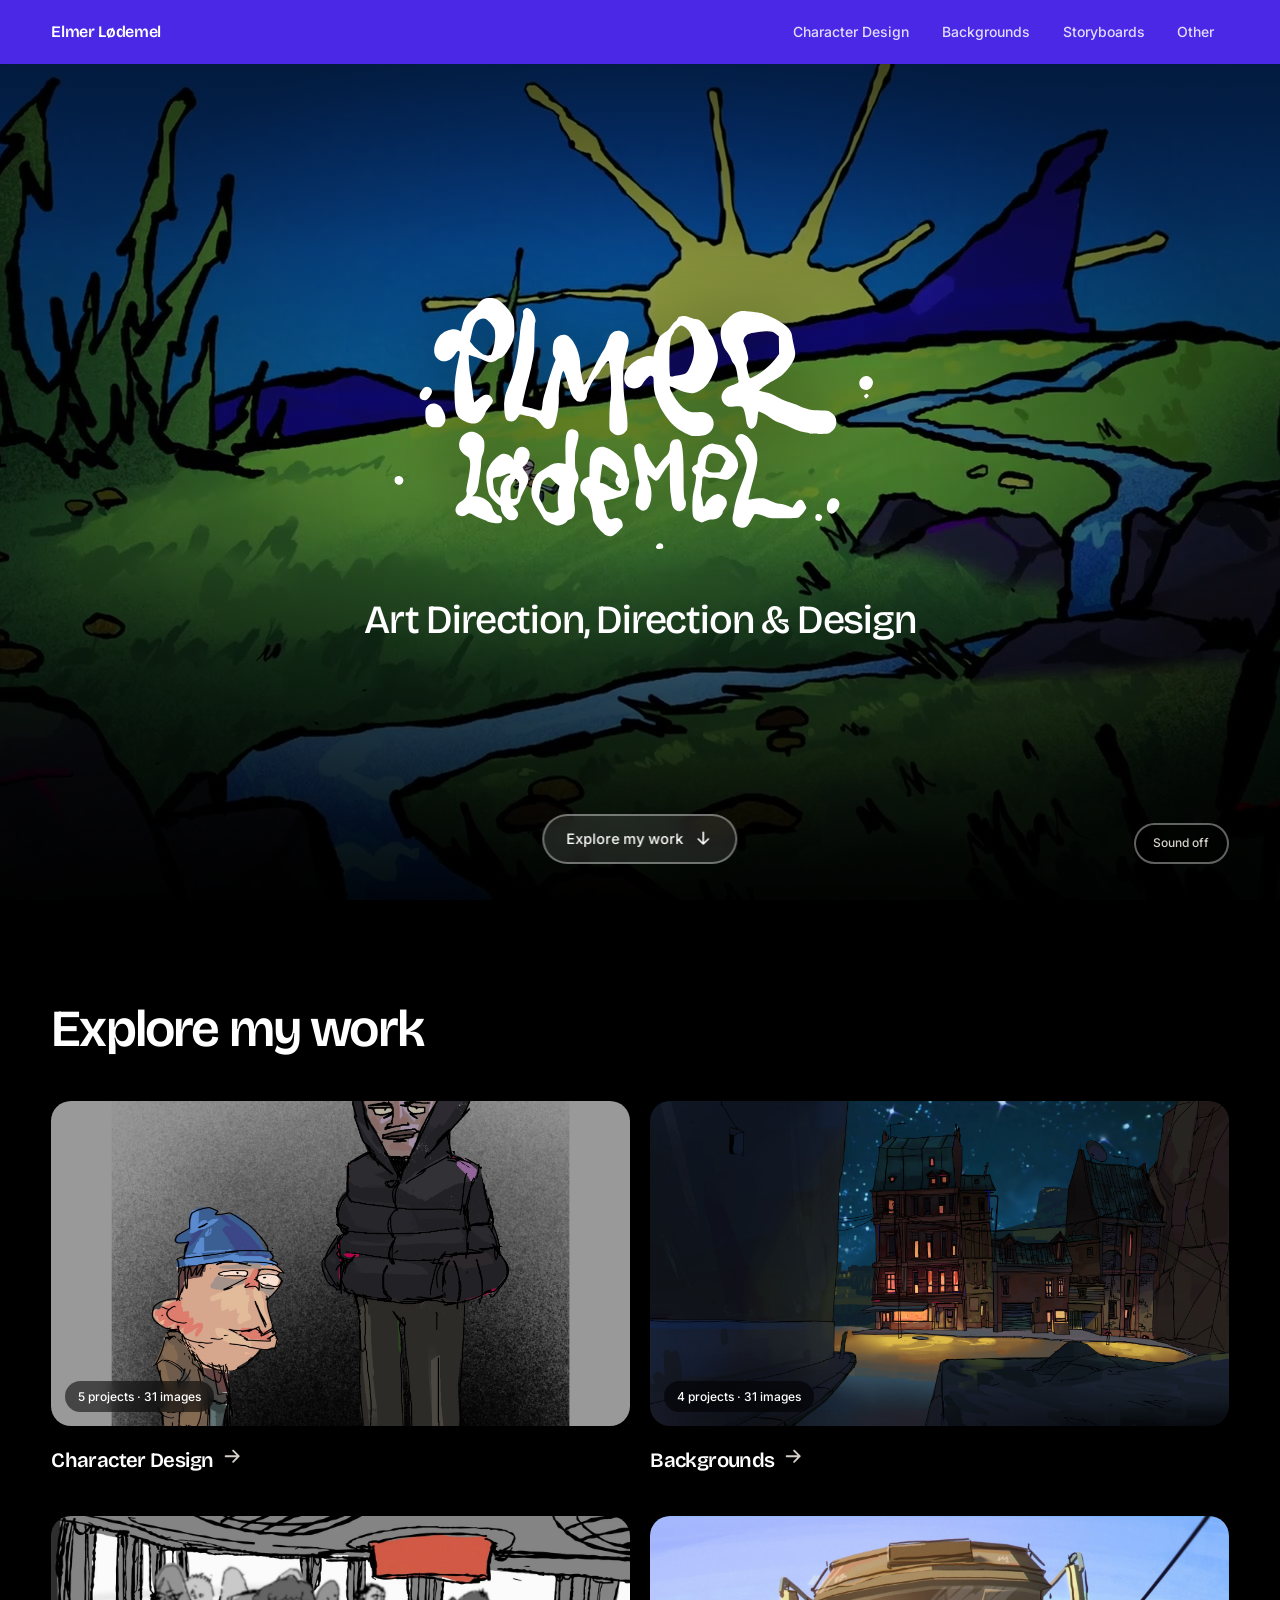
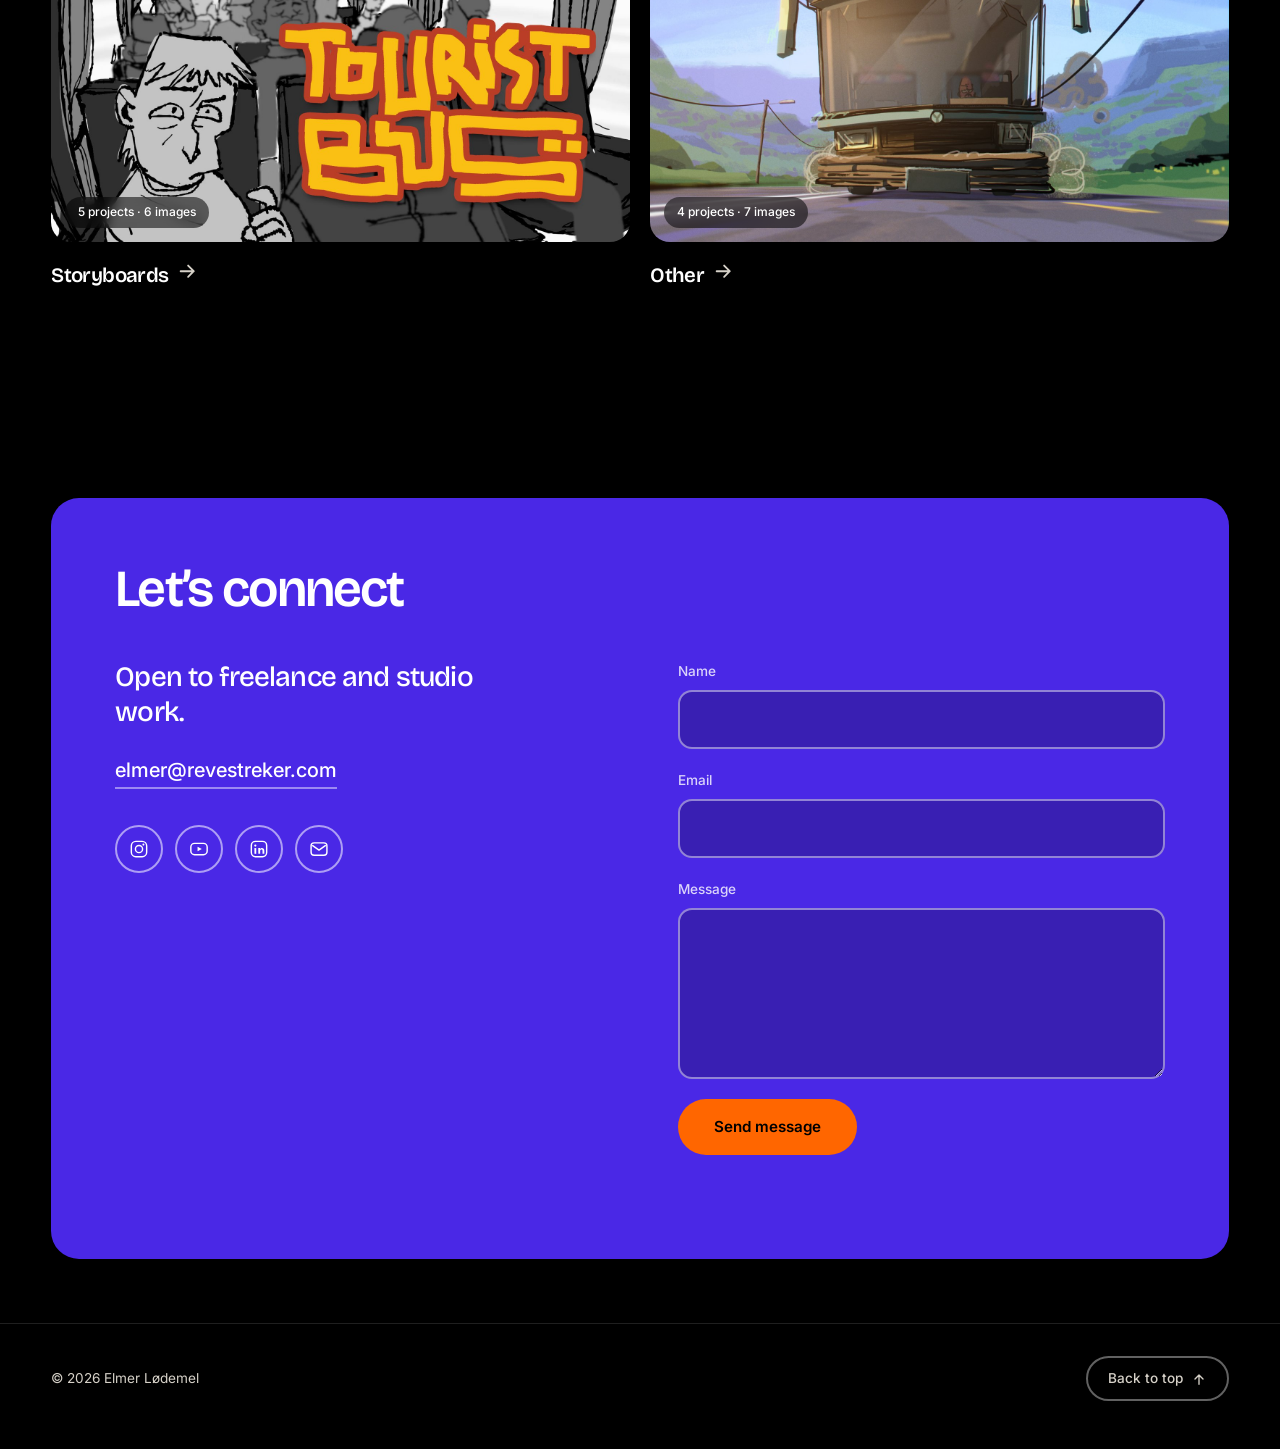
<file: index.html>
<!doctype html>
<html lang="en">
<head>
<meta charset="utf-8">
<meta name="viewport" content="width=device-width, initial-scale=1">
<title>Elmer Lødemel - Art Direction, Direction &amp; Design</title>
<meta name="description" content="Elmer Lødemel - art direction, direction and design. Character design, concept and world design, storyboards.">
<meta name="theme-color" content="#4A28E6">

<meta property="og:title" content="Elmer Lødemel - Art Direction, Direction &amp; Design">
<meta property="og:description" content="Character design, concept and world design, storyboards.">
<meta property="og:image" content="assets/img/reel-poster.jpg">
<meta property="og:type" content="website">

<link rel="preconnect" href="https://fonts.googleapis.com">
<link rel="preconnect" href="https://fonts.gstatic.com" crossorigin>
<link href="https://fonts.googleapis.com/css2?family=Bricolage+Grotesque:opsz,wght@12..96,400;12..96,500;12..96,600;12..96,700&family=Inter:wght@400;500&display=swap" rel="stylesheet">
<link rel="stylesheet" href="css/styles.css">
</head>
<body>

<a class="skip-link" href="#work">Skip to work</a>

<!-- ═══════════════════════  indigo bar  ═══════════════════════ -->
<nav class="topbar" aria-label="Primary">
  <div class="topbar-inner">
    <a class="topbar-mark" href="index.html">Elmer Lødemel</a>
    <ul class="topbar-links" id="topbar-links"></ul>
  </div>
</nav>

<!-- ══════════════  1. Reel - autoplaying, name overlaid  ══════════════ -->
<header class="hero" id="top">

  <!-- data-start skips the reel's own "ELMER LØDEMEL" title card so it doesn't
       collide with the logo overlay. Set it to 0 to play from the very first frame. -->
  <video
    class="hero-video"
    autoplay muted loop playsinline
    data-start="2.6"
    preload="auto"
    poster="assets/img/reel-poster.jpg"
    aria-label="Showreel">
    <source src="assets/video/reel.mp4" type="video/mp4">
  </video>

  <div class="hero-scrim" aria-hidden="true"></div>

  <div class="hero-overlay">
    <img class="hero-logo" src="assets/logo/elmerlodemel-logo-white.svg" alt="Elmer Lødemel" width="741" height="426">
    <p class="hero-tagline">Art Direction, Direction &amp; Design</p>
  </div>

  <a class="hero-scroll" href="#work" aria-label="Scroll to work">
    <span>Explore my work</span>
    <svg viewBox="0 0 24 24" width="20" height="20" aria-hidden="true">
      <path d="M12 4v14m0 0 6-6m-6 6-6-6" fill="none" stroke="currentColor" stroke-width="2"
            stroke-linecap="round" stroke-linejoin="round"/>
    </svg>
  </a>

  <button class="hero-sound" id="hero-sound" type="button" aria-pressed="false">
    <span class="hero-sound-label">Sound off</span>
  </button>
</header>

<!-- ══════════════  2. Explore my work - category cards  ══════════════ -->
<section class="work" id="work" aria-labelledby="work-title">
  <div class="wrap">
    <h2 class="section-title" id="work-title">Explore my work</h2>
    <div class="cards" id="cards">
      <p class="status">Loading work…</p>
    </div>
  </div>
</section>

<!-- ══════════════════════════  3. Contact  ═══════════════════════════ -->
<section class="contact" id="contact" aria-labelledby="contact-title">
  <div class="wrap">
   <div class="contact-card">
    <h2 class="section-title" id="contact-title">Let’s connect</h2>

    <div class="contact-grid">

      <div class="contact-details">
        <p class="contact-lead">Open to freelance and studio work.</p>

        <a class="contact-email" href="mailto:elmer@revestreker.com">elmer@revestreker.com</a>

        <ul class="socials" id="socials"></ul>
      </div>

      <!--
        Static hosting can't send mail on its own. Point `action` at a form
        service (Formspree, Basin, Netlify Forms…) and this works as-is.
        Until then the JS falls back to opening a pre-filled mail draft.
      -->
      <form class="contact-form" id="contact-form" action="" method="POST" novalidate>
        <div class="field">
          <label for="cf-name">Name</label>
          <input type="text" id="cf-name" name="name" autocomplete="name" required>
        </div>

        <div class="field">
          <label for="cf-email">Email</label>
          <input type="email" id="cf-email" name="email" autocomplete="email" required>
        </div>

        <div class="field">
          <label for="cf-message">Message</label>
          <textarea id="cf-message" name="message" rows="5" required></textarea>
        </div>

        <!-- honeypot: bots fill it, people never see it -->
        <div class="field field-hp" aria-hidden="true">
          <label for="cf-company">Company</label>
          <input type="text" id="cf-company" name="company" tabindex="-1" autocomplete="off">
        </div>

        <button type="submit" class="submit">Send message</button>
        <p class="form-status" id="form-status" role="status" aria-live="polite"></p>
      </form>

    </div>
   </div>
  </div>
</section>

<footer class="footer">
  <div class="wrap footer-inner">
    <p>© <span id="year">2026</span> Elmer Lødemel</p>
    <button class="to-top" id="to-top" type="button">
      Back to top
      <svg viewBox="0 0 24 24" width="16" height="16" aria-hidden="true">
        <path d="M12 20V6m0 0-6 6m6-6 6 6" fill="none" stroke="currentColor" stroke-width="2"
              stroke-linecap="round" stroke-linejoin="round"/>
      </svg>
    </button>
  </div>
</footer>

<script src="data/categories.js?v=3"></script>
<script src="data/projects.js?v=3"></script>
<script src="js/main.js?v=3"></script>
</body>
</html>
</file>
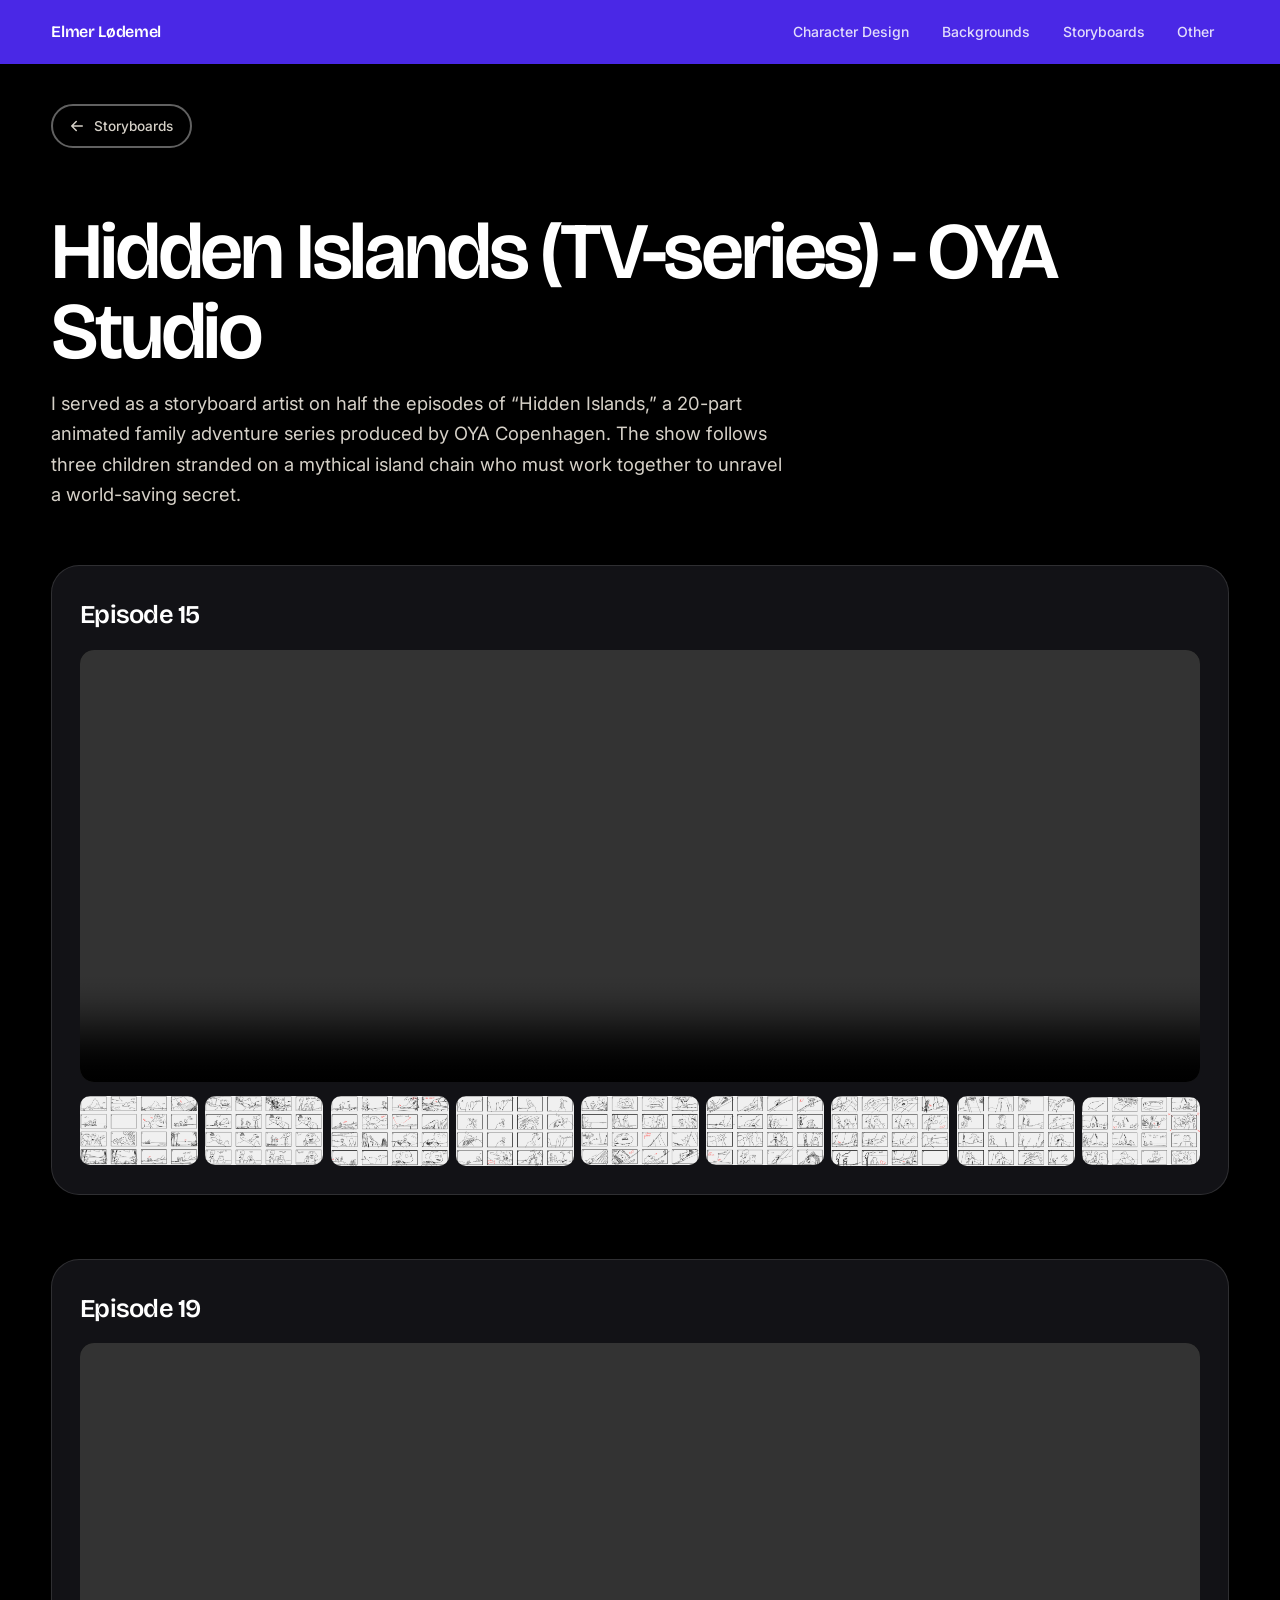
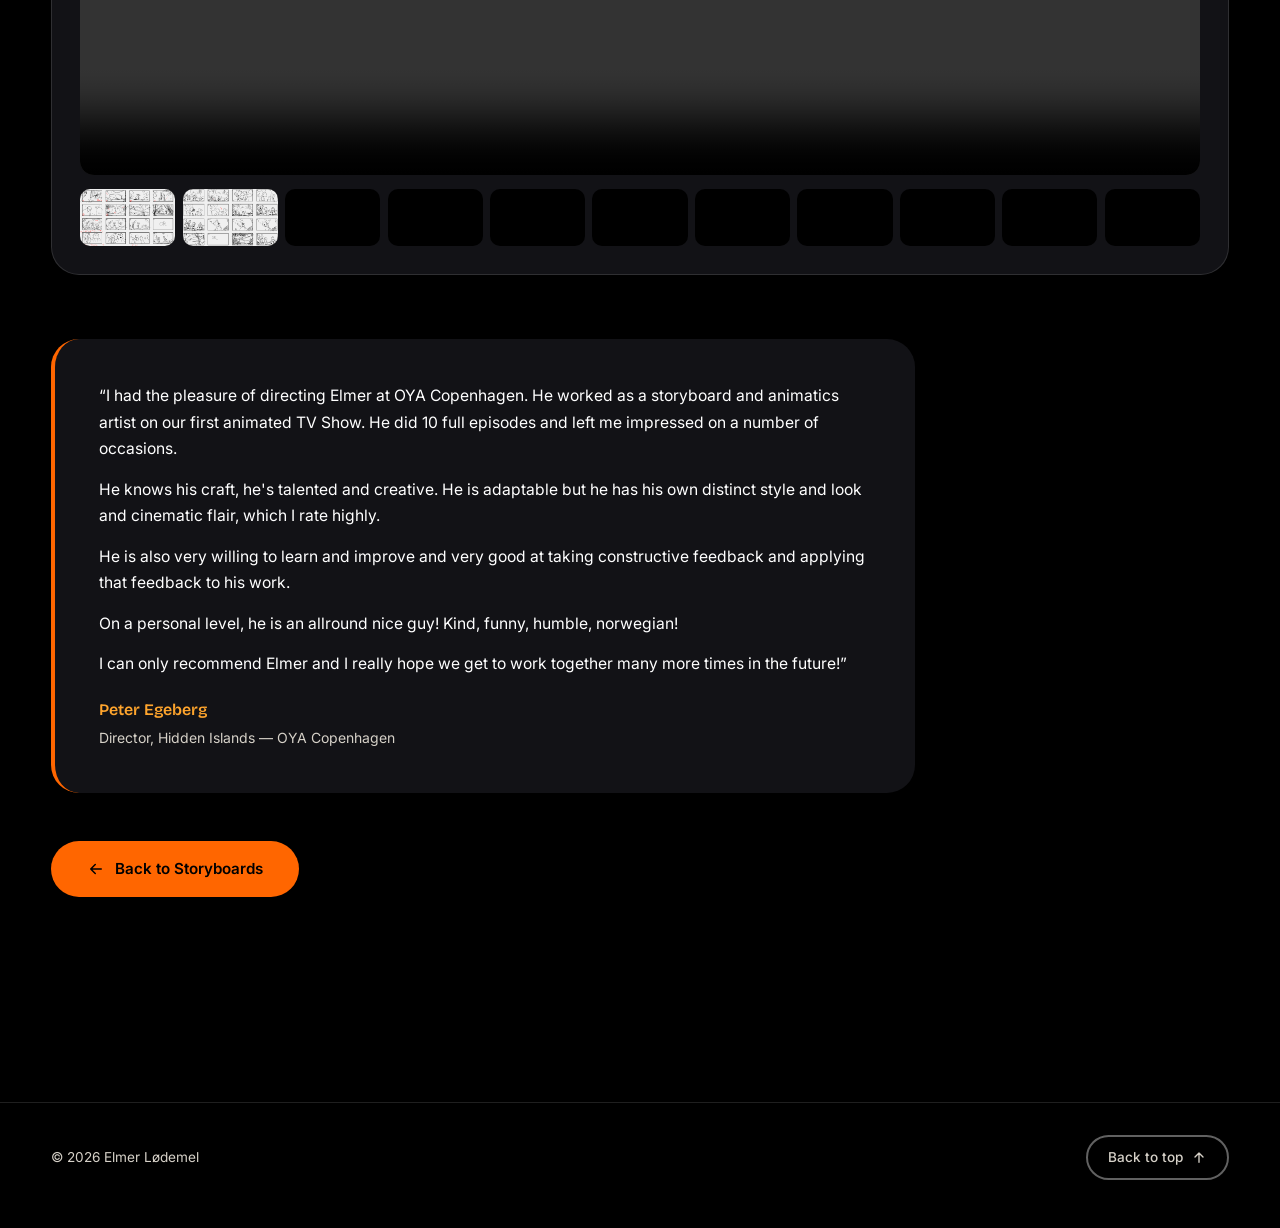
<file: hidden-islands.html>
<!doctype html>
<html lang="en">
<head>
<meta charset="utf-8">
<meta name="viewport" content="width=device-width, initial-scale=1">
<title>Hidden Islands (TV-series) - OYA Studio - Elmer Lødemel</title>
<meta name="description" content="Storyboards and animatics for Hidden Islands (TV-series) - OYA Studio by Elmer Lødemel.">
<meta name="robots" content="noindex, nofollow">
<meta name="theme-color" content="#4A28E6">

<link rel="preconnect" href="https://fonts.googleapis.com">
<link rel="preconnect" href="https://fonts.gstatic.com" crossorigin>
<link href="https://fonts.googleapis.com/css2?family=Bricolage+Grotesque:opsz,wght@12..96,400;12..96,500;12..96,600;12..96,700&family=Inter:wght@400;500&display=swap" rel="stylesheet">
<link rel="stylesheet" href="css/styles.css">
</head>
<body class="page-work">

<a class="skip-link" href="#hi-main">Skip to content</a>

<!-- ═══════════════════════  indigo bar  ═══════════════════════ -->
<nav class="topbar" aria-label="Primary">
  <div class="topbar-inner">
    <a class="topbar-mark" href="index.html">Elmer Lødemel</a>
    <ul class="topbar-links" id="topbar-links"></ul>
  </div>
</nav>

<!-- ─────────────────────────  project header  ───────────────────────── -->
<header class="work-head" id="top">
  <div class="wrap">
    <a class="back" href="work.html?c=storyboards">
      <svg viewBox="0 0 24 24" width="18" height="18" aria-hidden="true">
        <path d="M19 12H5m0 0 6-6m-6 6 6 6" fill="none" stroke="currentColor" stroke-width="2"
              stroke-linecap="round" stroke-linejoin="round"/>
      </svg>
      <span>Storyboards</span>
    </a>

    <h1 class="work-title">Hidden Islands (TV-series) - OYA Studio</h1>
    <p class="work-blurb" style="max-width: 62ch;">I served as a storyboard artist on half the episodes of &ldquo;Hidden Islands,&rdquo; a 20-part animated family adventure series produced by OYA Copenhagen. The show follows three children stranded on a mythical island chain who must work together to unravel a world-saving secret.</p>
  </div>
</header>

<!-- ─────────────────────────  episodes & quote  ───────────────────────── -->
<main class="projects" id="hi-main">
  <div class="wrap" id="hi-episodes">

    <!-- EPISODE 15 -->
    <section class="hi-episode" aria-labelledby="ep15-title">
      <h2 class="project-title" id="ep15-title">Episode 15</h2>

      <div class="hi-video-wrap">
        <video class="hi-video" controls playsinline preload="metadata">
          <source src="assets/video/hidden-islands-ep15.mp4" type="video/mp4">
        </video>
      </div>

      <ul class="hi-thumbs-row" aria-label="Episode 15 thumbnail pages">
        <li><button type="button" class="shot" data-ep="0" data-frame="0" aria-label="Episode 15, page 1"><img src="assets/img/storyboards/NDA_HiddenIslands/EP15_thumbs/OYA_HI_EP15_thumb01.png" alt="Episode 15 thumbnail page 1" loading="lazy" decoding="async"></button></li>
        <li><button type="button" class="shot" data-ep="0" data-frame="1" aria-label="Episode 15, page 2"><img src="assets/img/storyboards/NDA_HiddenIslands/EP15_thumbs/OYA_HI_EP15_thumb02.png" alt="Episode 15 thumbnail page 2" loading="lazy" decoding="async"></button></li>
        <li><button type="button" class="shot" data-ep="0" data-frame="2" aria-label="Episode 15, page 3"><img src="assets/img/storyboards/NDA_HiddenIslands/EP15_thumbs/OYA_HI_EP15_thumb03.png" alt="Episode 15 thumbnail page 3" loading="lazy" decoding="async"></button></li>
        <li><button type="button" class="shot" data-ep="0" data-frame="3" aria-label="Episode 15, page 4"><img src="assets/img/storyboards/NDA_HiddenIslands/EP15_thumbs/OYA_HI_EP15_thumb04.png" alt="Episode 15 thumbnail page 4" loading="lazy" decoding="async"></button></li>
        <li><button type="button" class="shot" data-ep="0" data-frame="4" aria-label="Episode 15, page 5"><img src="assets/img/storyboards/NDA_HiddenIslands/EP15_thumbs/OYA_HI_EP15_thumb05.png" alt="Episode 15 thumbnail page 5" loading="lazy" decoding="async"></button></li>
        <li><button type="button" class="shot" data-ep="0" data-frame="5" aria-label="Episode 15, page 6"><img src="assets/img/storyboards/NDA_HiddenIslands/EP15_thumbs/OYA_HI_EP15_thumb06.png" alt="Episode 15 thumbnail page 6" loading="lazy" decoding="async"></button></li>
        <li><button type="button" class="shot" data-ep="0" data-frame="6" aria-label="Episode 15, page 7"><img src="assets/img/storyboards/NDA_HiddenIslands/EP15_thumbs/OYA_HI_EP15_thumb07.png" alt="Episode 15 thumbnail page 7" loading="lazy" decoding="async"></button></li>
        <li><button type="button" class="shot" data-ep="0" data-frame="7" aria-label="Episode 15, page 8"><img src="assets/img/storyboards/NDA_HiddenIslands/EP15_thumbs/OYA_HI_EP15_thumb08.png" alt="Episode 15 thumbnail page 8" loading="lazy" decoding="async"></button></li>
        <li><button type="button" class="shot" data-ep="0" data-frame="8" aria-label="Episode 15, page 9"><img src="assets/img/storyboards/NDA_HiddenIslands/EP15_thumbs/OYA_HI_EP15_thumb09.png" alt="Episode 15 thumbnail page 9" loading="lazy" decoding="async"></button></li>
      </ul>
    </section>

    <!-- EPISODE 19 -->
    <section class="hi-episode" aria-labelledby="ep19-title">
      <h2 class="project-title" id="ep19-title">Episode 19</h2>

      <div class="hi-video-wrap">
        <video class="hi-video" controls playsinline preload="metadata">
          <source src="assets/video/hidden-islands-ep19.mp4" type="video/mp4">
        </video>
      </div>

      <ul class="hi-thumbs-row" aria-label="Episode 19 thumbnail pages">
        <li><button type="button" class="shot" data-ep="1" data-frame="0" aria-label="Episode 19, page 1"><img src="assets/img/storyboards/NDA_HiddenIslands/EP19_thumbs/OYA%20HI%20EP19%20thumb01.png" alt="Episode 19 thumbnail page 1" loading="lazy" decoding="async"></button></li>
        <li><button type="button" class="shot" data-ep="1" data-frame="1" aria-label="Episode 19, page 2"><img src="assets/img/storyboards/NDA_HiddenIslands/EP19_thumbs/OYA%20HI%20EP19%20thumb02.png" alt="Episode 19 thumbnail page 2" loading="lazy" decoding="async"></button></li>
        <li><button type="button" class="shot" data-ep="1" data-frame="2" aria-label="Episode 19, page 3"><img src="assets/img/storyboards/NDA_HiddenIslands/EP19_thumbs/OYA%20HI%20EP19%20thumb03.png" alt="Episode 19 thumbnail page 3" loading="lazy" decoding="async"></button></li>
        <li><button type="button" class="shot" data-ep="1" data-frame="3" aria-label="Episode 19, page 4"><img src="assets/img/storyboards/NDA_HiddenIslands/EP19_thumbs/OYA%20HI%20EP19%20thumb04.png" alt="Episode 19 thumbnail page 4" loading="lazy" decoding="async"></button></li>
        <li><button type="button" class="shot" data-ep="1" data-frame="4" aria-label="Episode 19, page 5"><img src="assets/img/storyboards/NDA_HiddenIslands/EP19_thumbs/OYA%20HI%20EP19%20thumb05.png" alt="Episode 19 thumbnail page 5" loading="lazy" decoding="async"></button></li>
        <li><button type="button" class="shot" data-ep="1" data-frame="5" aria-label="Episode 19, page 6"><img src="assets/img/storyboards/NDA_HiddenIslands/EP19_thumbs/OYA%20HI%20EP19%20thumb06.png" alt="Episode 19 thumbnail page 6" loading="lazy" decoding="async"></button></li>
        <li><button type="button" class="shot" data-ep="1" data-frame="6" aria-label="Episode 19, page 7"><img src="assets/img/storyboards/NDA_HiddenIslands/EP19_thumbs/OYA%20HI%20EP19%20thumb07.png" alt="Episode 19 thumbnail page 7" loading="lazy" decoding="async"></button></li>
        <li><button type="button" class="shot" data-ep="1" data-frame="7" aria-label="Episode 19, page 8"><img src="assets/img/storyboards/NDA_HiddenIslands/EP19_thumbs/OYA%20HI%20EP19%20thumb08.png" alt="Episode 19 thumbnail page 8" loading="lazy" decoding="async"></button></li>
        <li><button type="button" class="shot" data-ep="1" data-frame="8" aria-label="Episode 19, page 9"><img src="assets/img/storyboards/NDA_HiddenIslands/EP19_thumbs/OYA%20HI%20EP19%20thumb09.png" alt="Episode 19 thumbnail page 9" loading="lazy" decoding="async"></button></li>
        <li><button type="button" class="shot" data-ep="1" data-frame="9" aria-label="Episode 19, page 10"><img src="assets/img/storyboards/NDA_HiddenIslands/EP19_thumbs/OYA%20HI%20EP19%20thumb10.png" alt="Episode 19 thumbnail page 10" loading="lazy" decoding="async"></button></li>
        <li><button type="button" class="shot" data-ep="1" data-frame="10" aria-label="Episode 19, page 11"><img src="assets/img/storyboards/NDA_HiddenIslands/EP19_thumbs/OYA%20HI%20EP19%20thumb11.png" alt="Episode 19 thumbnail page 11" loading="lazy" decoding="async"></button></li>
      </ul>
    </section>

    <!-- DIRECTOR'S COMMENT -->
    <aside class="director-card" aria-label="Director's comment">
      <blockquote class="director-quote">
        <p>&ldquo;I had the pleasure of directing Elmer at OYA Copenhagen. He worked as a storyboard and animatics artist on our first animated TV Show. He did 10 full episodes and left me impressed on a number of occasions.</p>
        <p>He knows his craft, he's talented and creative. He is adaptable but he has his own distinct style and look and cinematic flair, which I rate highly.</p>
        <p>He is also very willing to learn and improve and very good at taking constructive feedback and applying that feedback to his work.</p>
        <p>On a personal level, he is an allround nice guy! Kind, funny, humble, norwegian!</p>
        <p>I can only recommend Elmer and I really hope we get to work together many more times in the future!&rdquo;</p>
      </blockquote>
      <cite class="director-cite">
        Peter Egeberg
        <span class="director-role">Director, Hidden Islands — OYA Copenhagen</span>
      </cite>
    </aside>

    <!-- BACK TO STORYBOARDS BUTTON -->
    <div class="hi-back-wrap">
      <a class="submit" href="work.html?c=storyboards" style="display: inline-flex; align-items: center; gap: .6rem;">
        <svg viewBox="0 0 24 24" width="18" height="18" aria-hidden="true">
          <path d="M19 12H5m0 0 6-6m-6 6 6 6" fill="none" stroke="currentColor" stroke-width="2"
                stroke-linecap="round" stroke-linejoin="round"/>
        </svg>
        <span>Back to Storyboards</span>
      </a>
    </div>

  </div>
</main>

<footer class="footer">
  <div class="wrap footer-inner">
    <p>© <span id="year">2026</span> Elmer Lødemel</p>
    <button class="to-top" id="to-top" type="button">
      Back to top
      <svg viewBox="0 0 24 24" width="16" height="16" aria-hidden="true">
        <path d="M12 20V6m0 0-6 6m6-6 6 6" fill="none" stroke="currentColor" stroke-width="2"
              stroke-linecap="round" stroke-linejoin="round"/>
      </svg>
    </button>
  </div>
</footer>

<!-- ─────────────────────────────  lightbox  ──────────────────────────── -->
<div class="lightbox" id="lightbox" role="dialog" aria-modal="true" aria-labelledby="lb-title" hidden>

  <header class="lb-bar">
    <div class="lb-meta">
      <h2 class="lb-title" id="lb-title"></h2>
      <p class="lb-counter" id="lb-counter"></p>
    </div>
    <button class="lb-close" id="lb-close" aria-label="Close project">Close ✕</button>
  </header>

  <div class="lb-stage">
    <button class="lb-nav lb-prev" id="lb-prev" aria-label="Previous image">‹</button>
    <figure class="lb-figure">
      <img class="lb-image" id="lb-image" alt="">
    </figure>
    <button class="lb-nav lb-next" id="lb-next" aria-label="Next image">›</button>
  </div>

  <div class="lb-strip" id="lb-strip" role="tablist" aria-label="Images in this episode"></div>
</div>

<script src="data/categories.js?v=2"></script>
<script src="data/projects.js?v=2"></script>
<script src="js/main.js?v=2"></script>
<script>
(function () {
  var episodes = [
    {
      title: 'Episode 15 - Thumbnail Pages',
      images: Array.prototype.map.call(
        document.querySelectorAll('.shot[data-ep="0"] img'),
        function (img) { return { src: img.getAttribute('src'), alt: img.alt }; }
      )
    },
    {
      title: 'Episode 19 - Thumbnail Pages',
      images: Array.prototype.map.call(
        document.querySelectorAll('.shot[data-ep="1"] img'),
        function (img) { return { src: img.getAttribute('src'), alt: img.alt }; }
      )
    }
  ];

  var lightbox = document.getElementById('lightbox');
  var lbImage  = document.getElementById('lb-image');
  var lbTitle  = document.getElementById('lb-title');
  var lbCount  = document.getElementById('lb-counter');
  var lbStrip  = document.getElementById('lb-strip');
  var lbClose  = document.getElementById('lb-close');
  var current  = null;
  var frame    = 0;
  var lastFocused = null;

  function showFrame(index) {
    if (!current) return;
    var total = current.images.length;
    frame = (index + total) % total;
    var image = current.images[frame];
    lbImage.src = image.src;
    lbImage.alt = image.alt;
    lbCount.textContent = (frame + 1) + ' / ' + total;
    Array.prototype.forEach.call(lbStrip.children, function (thumb, i) {
      var on = i === frame;
      thumb.setAttribute('aria-selected', on ? 'true' : 'false');
      if (on) thumb.scrollIntoView({ block: 'nearest', inline: 'nearest' });
    });
  }

  function open(epIndex, startFrame) {
    current = episodes[epIndex];
    if (!current) return;
    lastFocused = document.activeElement;
    lbTitle.textContent = current.title;
    lbStrip.innerHTML = '';
    current.images.forEach(function (image, i) {
      var thumb = document.createElement('button');
      thumb.type = 'button';
      thumb.className = 'lb-thumb';
      thumb.setAttribute('role', 'tab');
      thumb.setAttribute('aria-label', 'Page ' + (i + 1));
      thumb.dataset.frame = String(i);
      var img = new Image();
      img.src = image.src;
      img.alt = '';
      img.loading = 'lazy';
      thumb.appendChild(img);
      lbStrip.appendChild(thumb);
    });
    showFrame(startFrame || 0);
    lightbox.hidden = false;
    document.body.classList.add('lb-open');
    lbClose.focus();
  }

  function close() {
    lightbox.hidden = true;
    document.body.classList.remove('lb-open');
    lbImage.removeAttribute('src');
    current = null;
    if (lastFocused && lastFocused.focus) lastFocused.focus();
  }

  document.getElementById('hi-episodes').addEventListener('click', function (e) {
    var shot = e.target.closest ? e.target.closest('.shot') : null;
    if (shot) open(Number(shot.dataset.ep), Number(shot.dataset.frame));
  });

  lbStrip.addEventListener('click', function (e) {
    var thumb = e.target.closest ? e.target.closest('.lb-thumb') : null;
    if (thumb) showFrame(Number(thumb.dataset.frame));
  });

  lbClose.addEventListener('click', close);
  document.getElementById('lb-prev').addEventListener('click', function () { showFrame(frame - 1); });
  document.getElementById('lb-next').addEventListener('click', function () { showFrame(frame + 1); });

  document.addEventListener('keydown', function (e) {
    if (lightbox.hidden) return;
    if (e.key === 'Escape') close();
    else if (e.key === 'ArrowRight') showFrame(frame + 1);
    else if (e.key === 'ArrowLeft') showFrame(frame - 1);
  });
})();
</script>
</body>
</html>
</file>
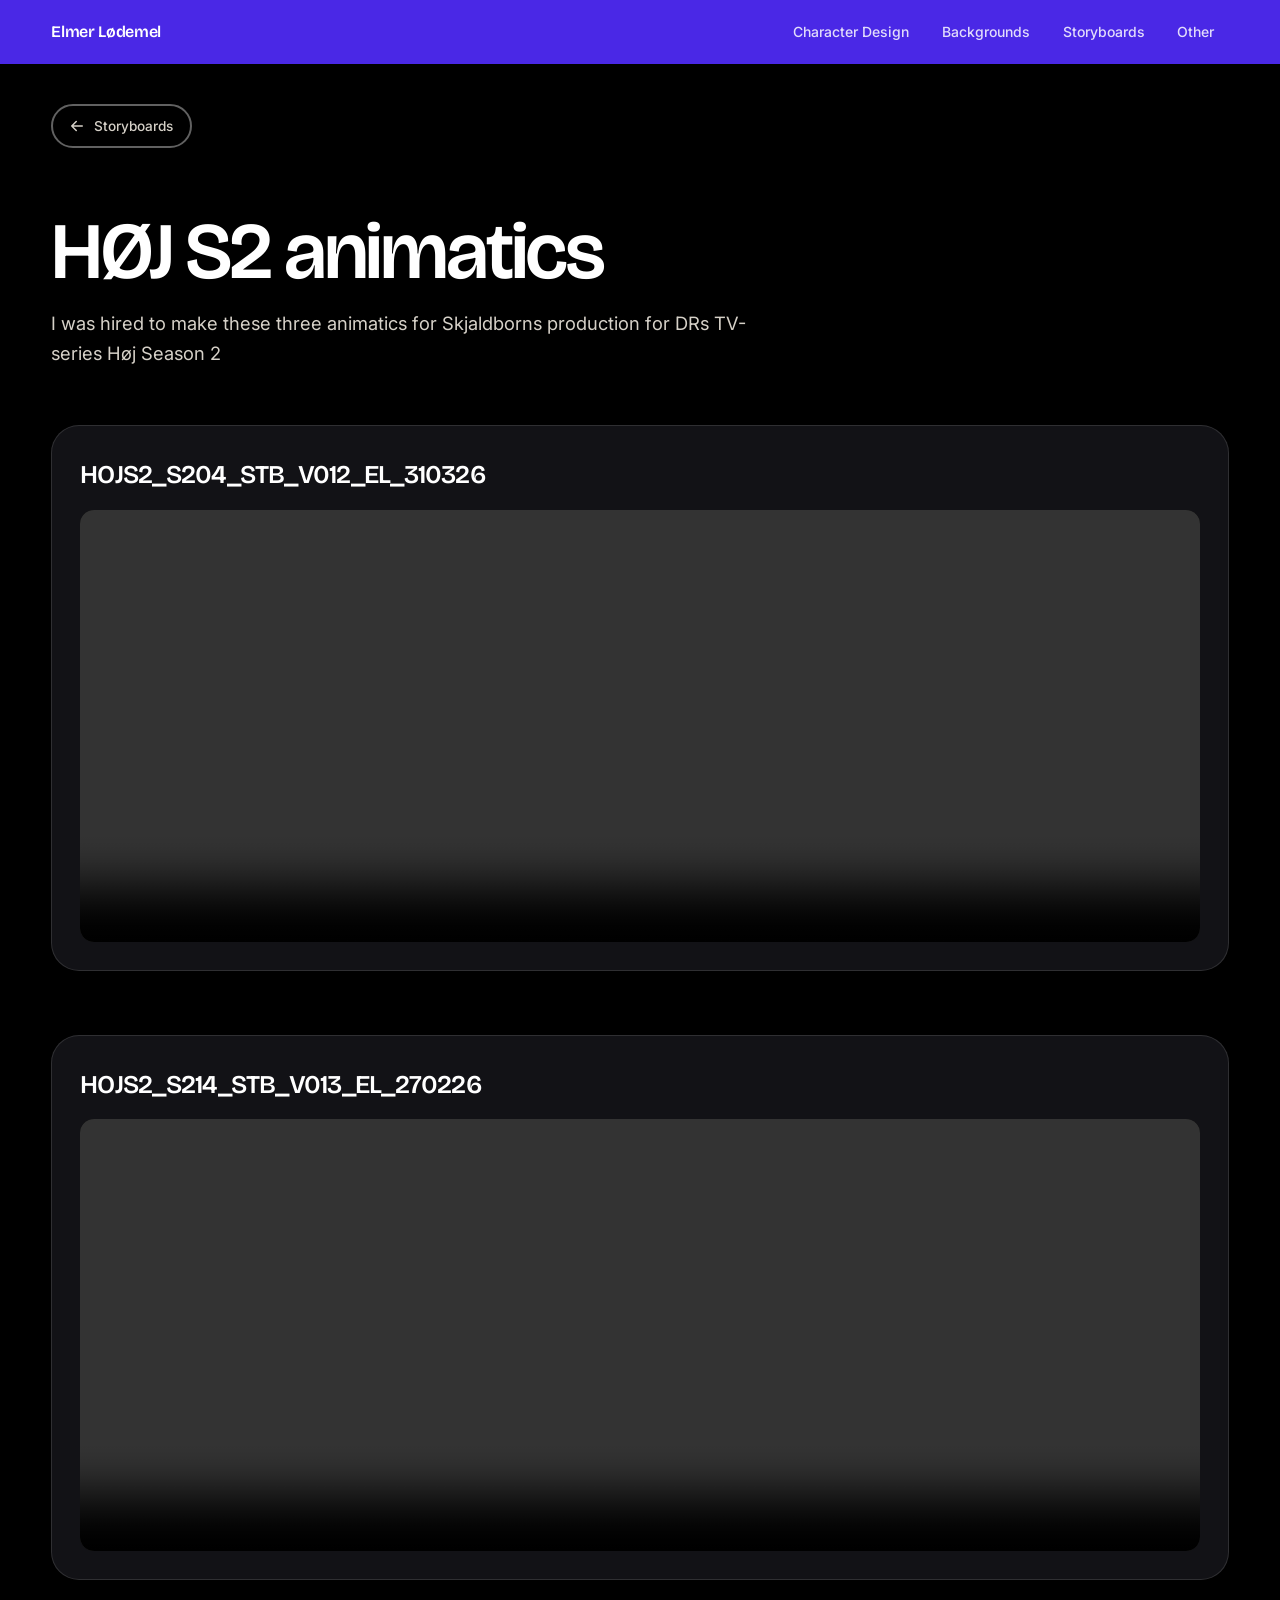
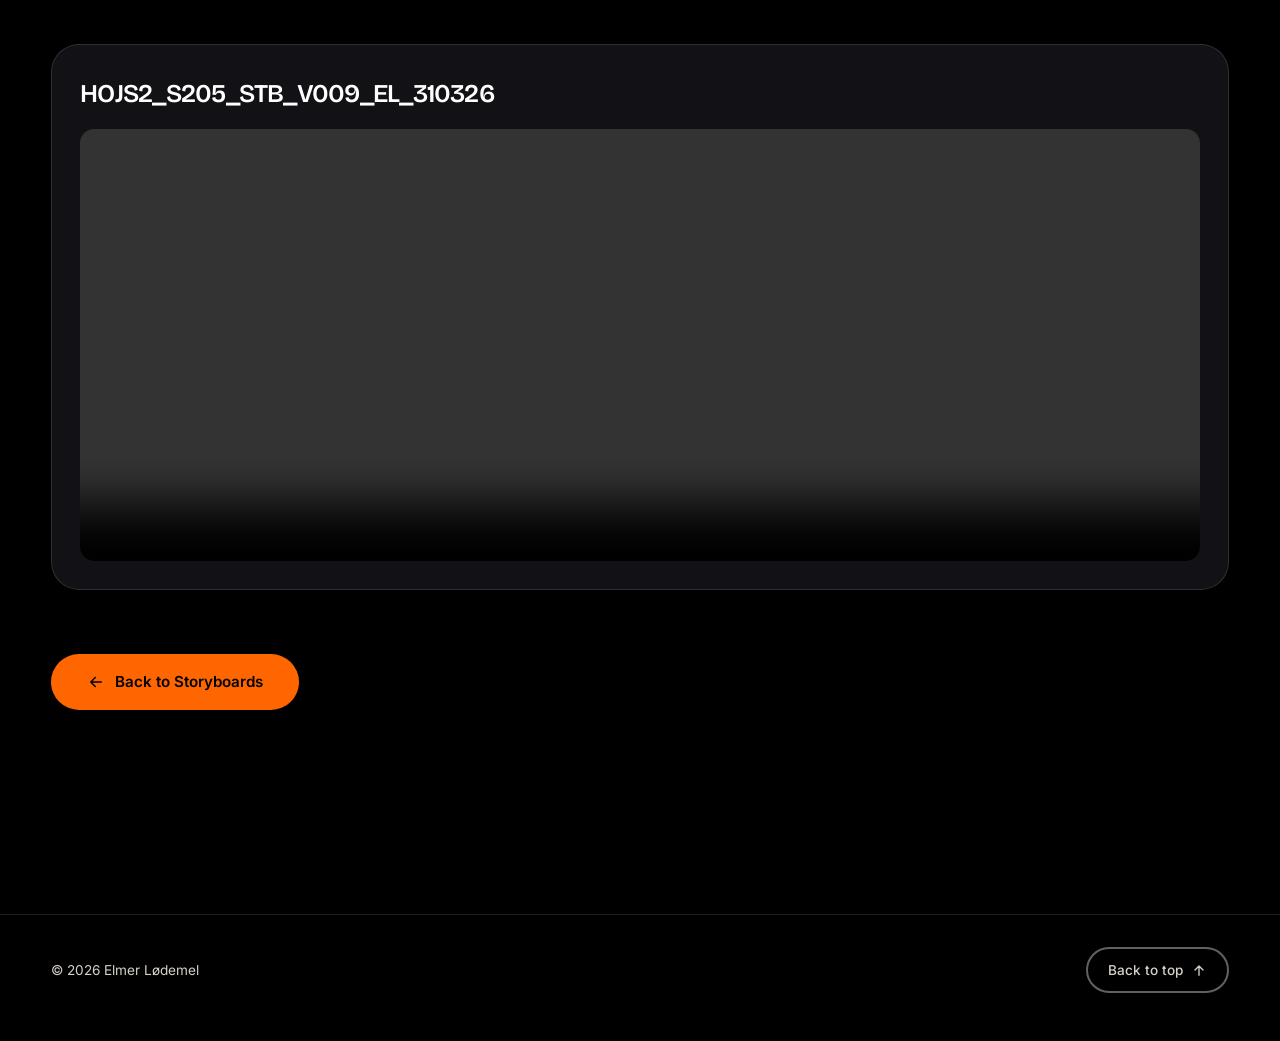
<file: hoj-s2.html>
<!doctype html>
<html lang="en">
<head>
<meta charset="utf-8">
<meta name="viewport" content="width=device-width, initial-scale=1">
<title>HØJ S2 animatics - Elmer Lødemel</title>
<meta name="description" content="Animatics for HØJ S2 (TV-series) - Skjaldborn by Elmer Lødemel.">
<meta name="robots" content="noindex, nofollow">
<meta name="theme-color" content="#4A28E6">

<link rel="preconnect" href="https://fonts.googleapis.com">
<link rel="preconnect" href="https://fonts.gstatic.com" crossorigin>
<link href="https://fonts.googleapis.com/css2?family=Bricolage+Grotesque:opsz,wght@12..96,400;12..96,500;12..96,600;12..96,700&family=Inter:wght@400;500&display=swap" rel="stylesheet">
<link rel="stylesheet" href="css/styles.css">
</head>
<body class="page-work">

<a class="skip-link" href="#hoj-main">Skip to content</a>

<!-- ═══════════════════════  indigo bar  ═══════════════════════ -->
<nav class="topbar" aria-label="Primary">
  <div class="topbar-inner">
    <a class="topbar-mark" href="index.html">Elmer Lødemel</a>
    <ul class="topbar-links" id="topbar-links"></ul>
  </div>
</nav>

<!-- ─────────────────────────  project header  ───────────────────────── -->
<header class="work-head" id="top">
  <div class="wrap">
    <a class="back" href="work.html?c=storyboards">
      <svg viewBox="0 0 24 24" width="18" height="18" aria-hidden="true">
        <path d="M19 12H5m0 0 6-6m-6 6 6 6" fill="none" stroke="currentColor" stroke-width="2"
              stroke-linecap="round" stroke-linejoin="round"/>
      </svg>
      <span>Storyboards</span>
    </a>

    <h1 class="work-title">HØJ S2 animatics</h1>
    <p class="work-blurb" style="max-width: 62ch;">I was hired to make these three animatics for Skjaldborns production for DRs TV-series Høj Season 2</p>
  </div>
</header>

<!-- ─────────────────────────  animatics  ───────────────────────── -->
<main class="projects" id="hoj-main">
  <div class="wrap" id="hoj-episodes">

    <!-- ANIMATIC 1: S204 -->
    <section class="hi-episode" aria-labelledby="s204-title">
      <h2 class="project-title" id="s204-title">HOJS2_S204_STB_V012_EL_310326</h2>

      <div class="hi-video-wrap">
        <video class="hi-video" controls playsinline preload="metadata">
          <source src="assets/video/hoj-s2-s204.mp4" type="video/mp4">
        </video>
      </div>
    </section>

    <!-- ANIMATIC 2: S214 -->
    <section class="hi-episode" aria-labelledby="s214-title">
      <h2 class="project-title" id="s214-title">HOJS2_S214_STB_V013_EL_270226</h2>

      <div class="hi-video-wrap">
        <video class="hi-video" controls playsinline preload="metadata">
          <source src="assets/video/hoj-s2-s214.mp4" type="video/mp4">
        </video>
      </div>
    </section>

    <!-- ANIMATIC 3: S205 -->
    <section class="hi-episode" aria-labelledby="s205-title">
      <h2 class="project-title" id="s205-title">HOJS2_S205_STB_V009_EL_310326</h2>

      <div class="hi-video-wrap">
        <video class="hi-video" controls playsinline preload="metadata">
          <source src="assets/video/hoj-s2-s205.mp4" type="video/mp4">
        </video>
      </div>
    </section>

    <!-- BACK TO STORYBOARDS BUTTON -->
    <div class="hi-back-wrap">
      <a class="submit" href="work.html?c=storyboards" style="display: inline-flex; align-items: center; gap: .6rem;">
        <svg viewBox="0 0 24 24" width="18" height="18" aria-hidden="true">
          <path d="M19 12H5m0 0 6-6m-6 6 6 6" fill="none" stroke="currentColor" stroke-width="2"
                stroke-linecap="round" stroke-linejoin="round"/>
        </svg>
        <span>Back to Storyboards</span>
      </a>
    </div>

  </div>
</main>

<footer class="footer">
  <div class="wrap footer-inner">
    <p>© <span id="year">2026</span> Elmer Lødemel</p>
    <button class="to-top" id="to-top" type="button">
      Back to top
      <svg viewBox="0 0 24 24" width="16" height="16" aria-hidden="true">
        <path d="M12 20V6m0 0-6 6m6-6 6 6" fill="none" stroke="currentColor" stroke-width="2"
              stroke-linecap="round" stroke-linejoin="round"/>
      </svg>
    </button>
  </div>
</footer>

<script src="data/categories.js?v=3"></script>
<script src="data/projects.js?v=3"></script>
<script src="js/main.js?v=3"></script>
</body>
</html>
</file>
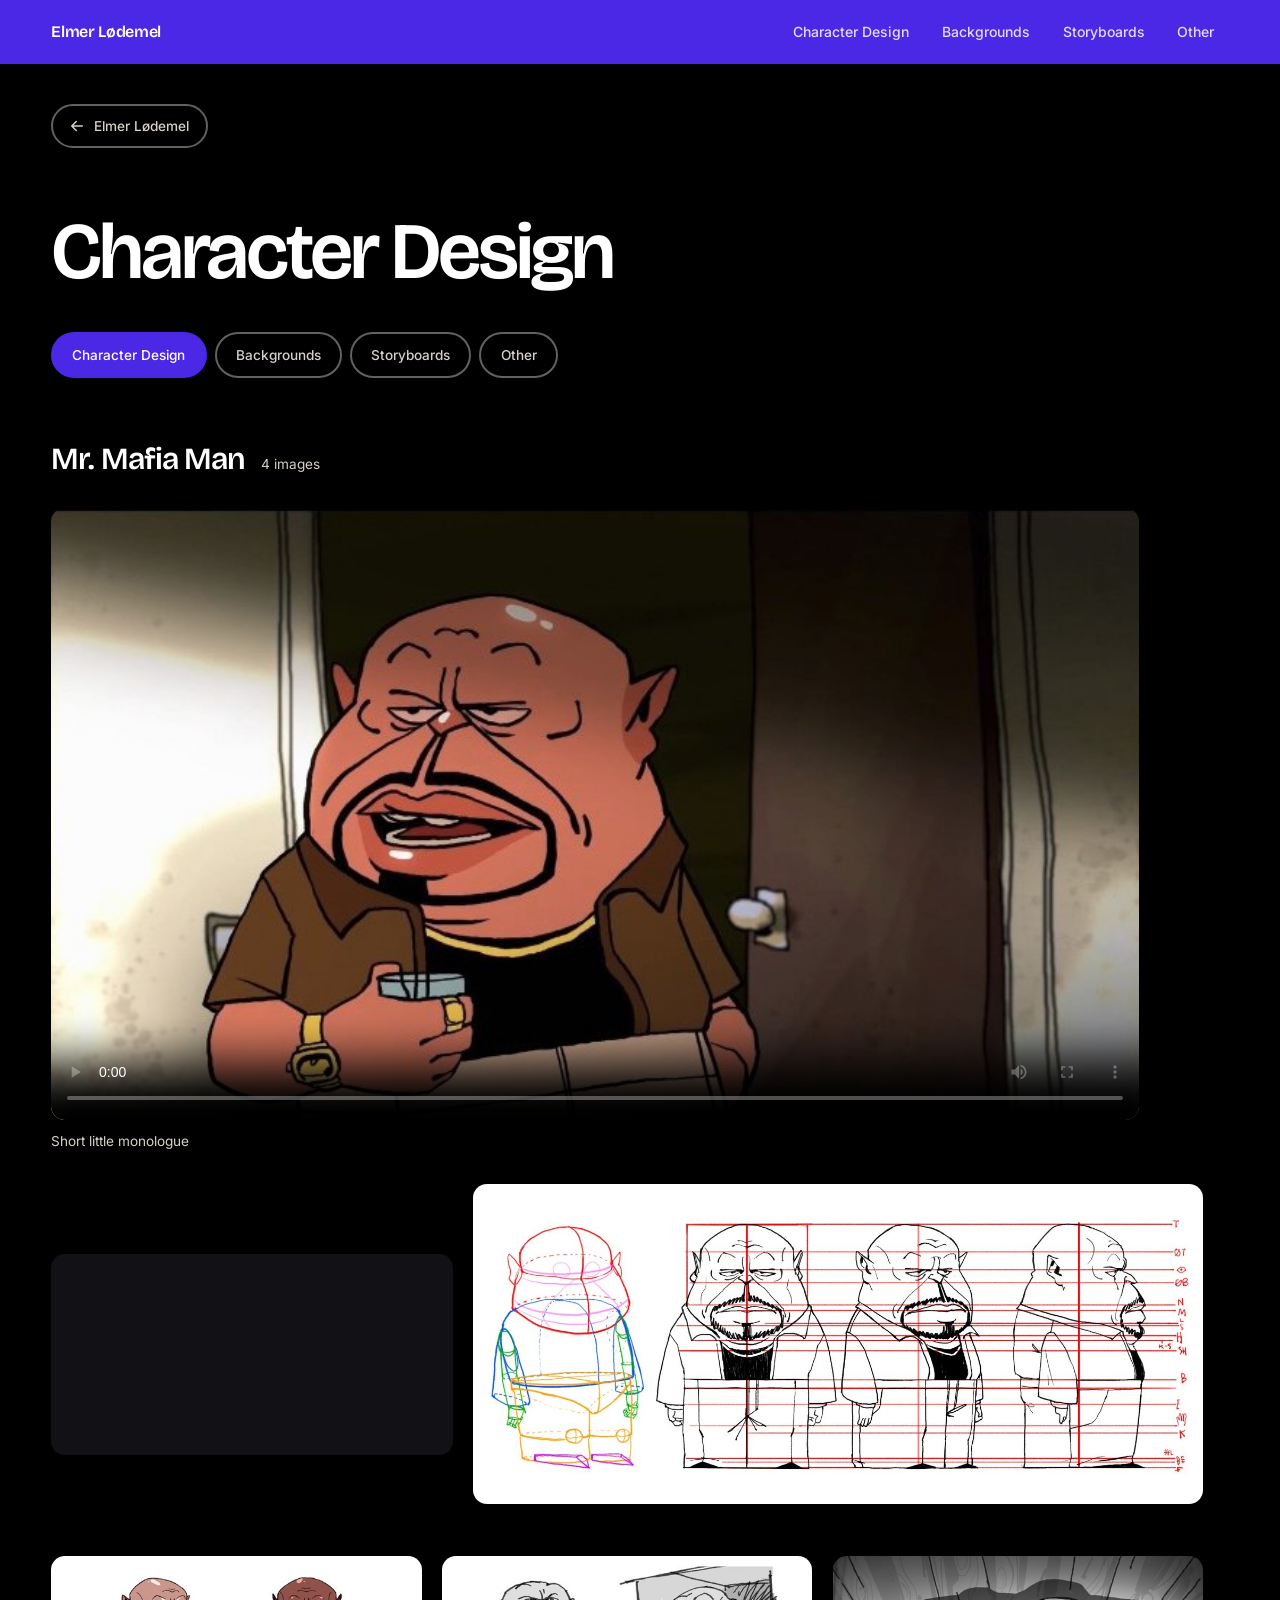
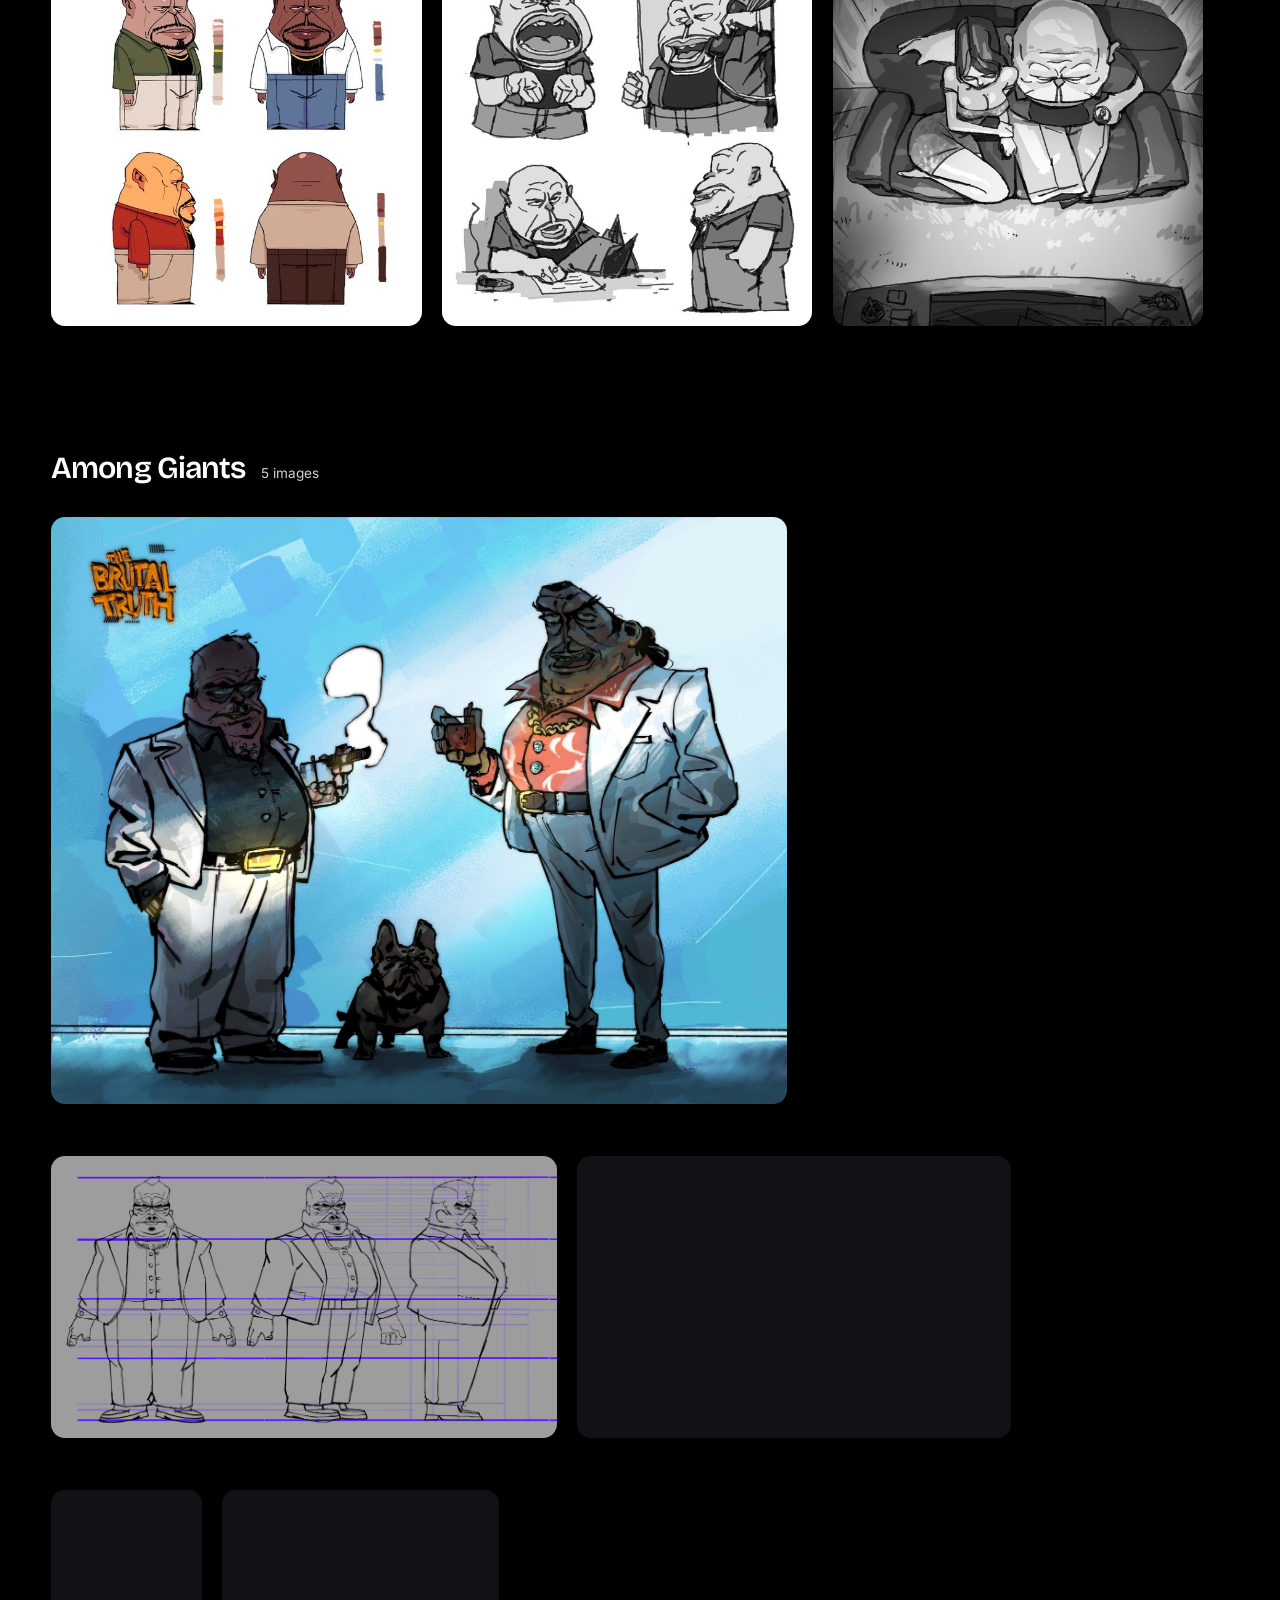
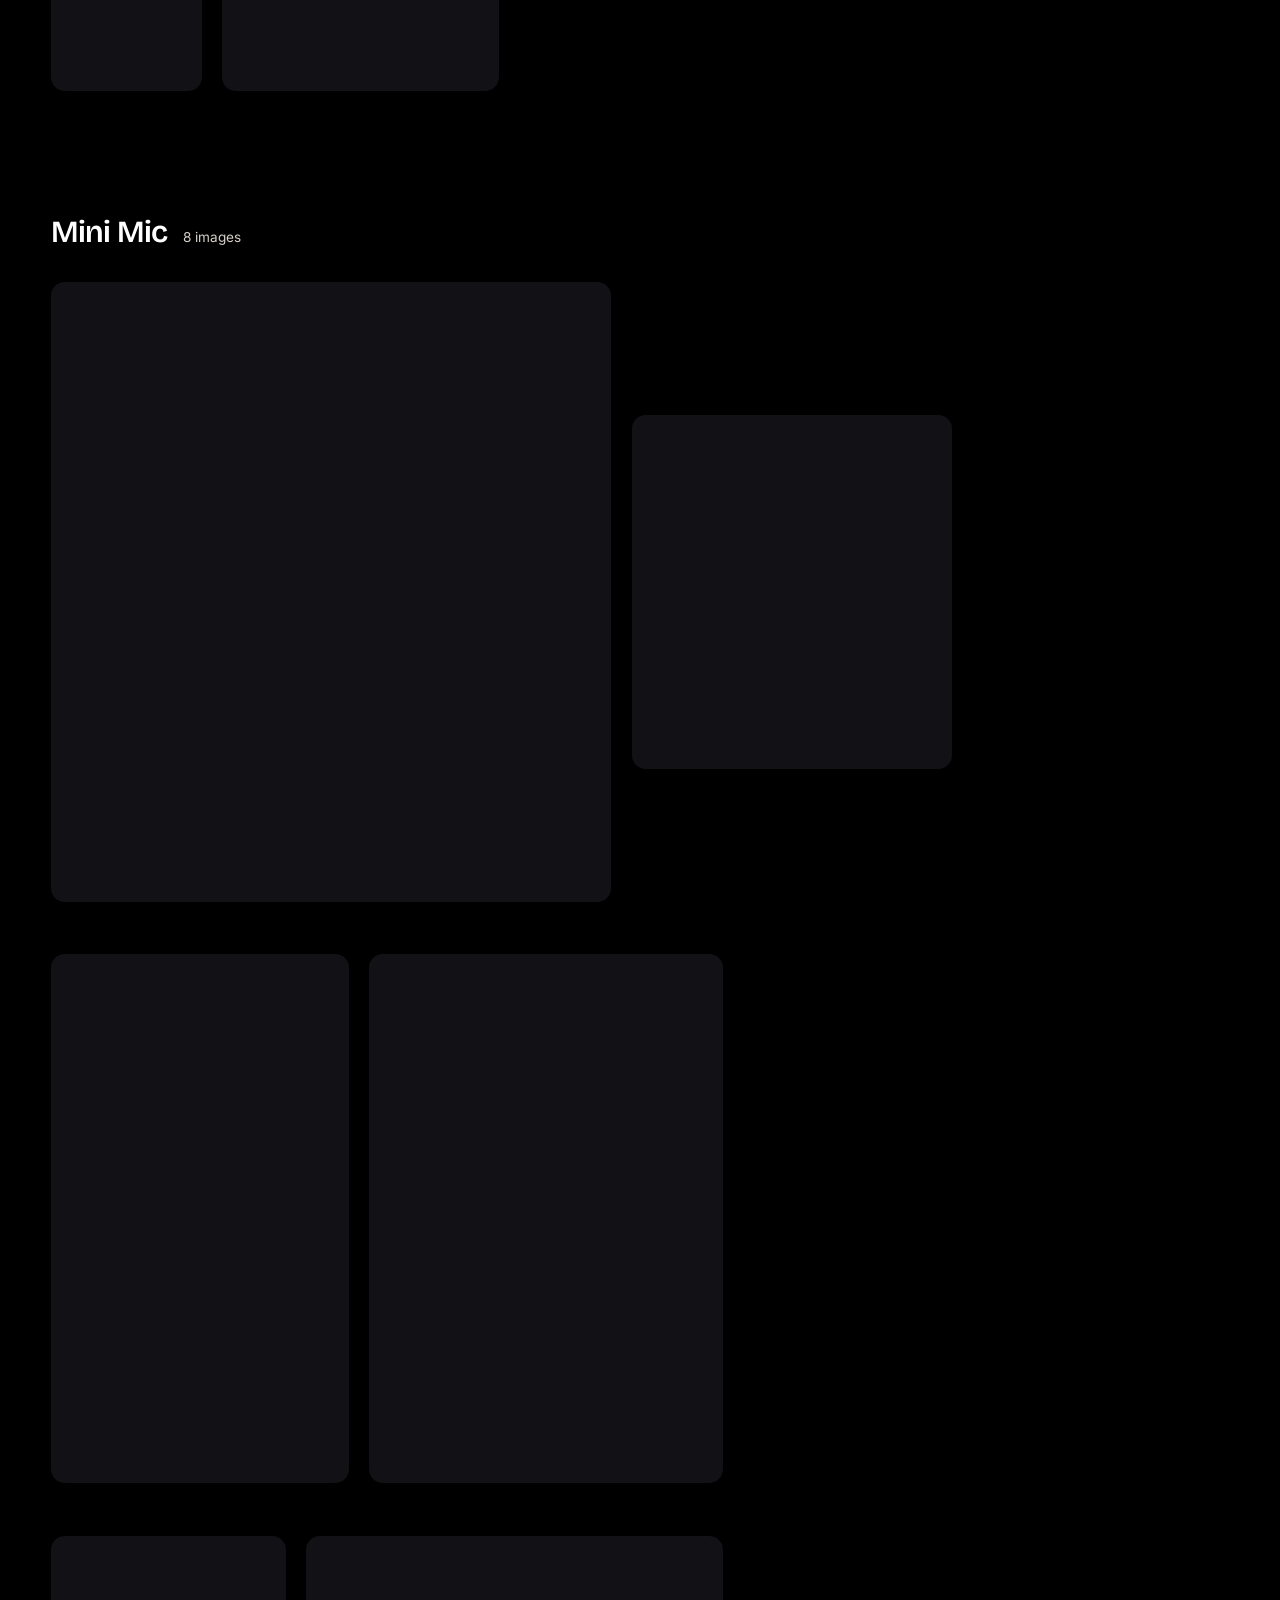
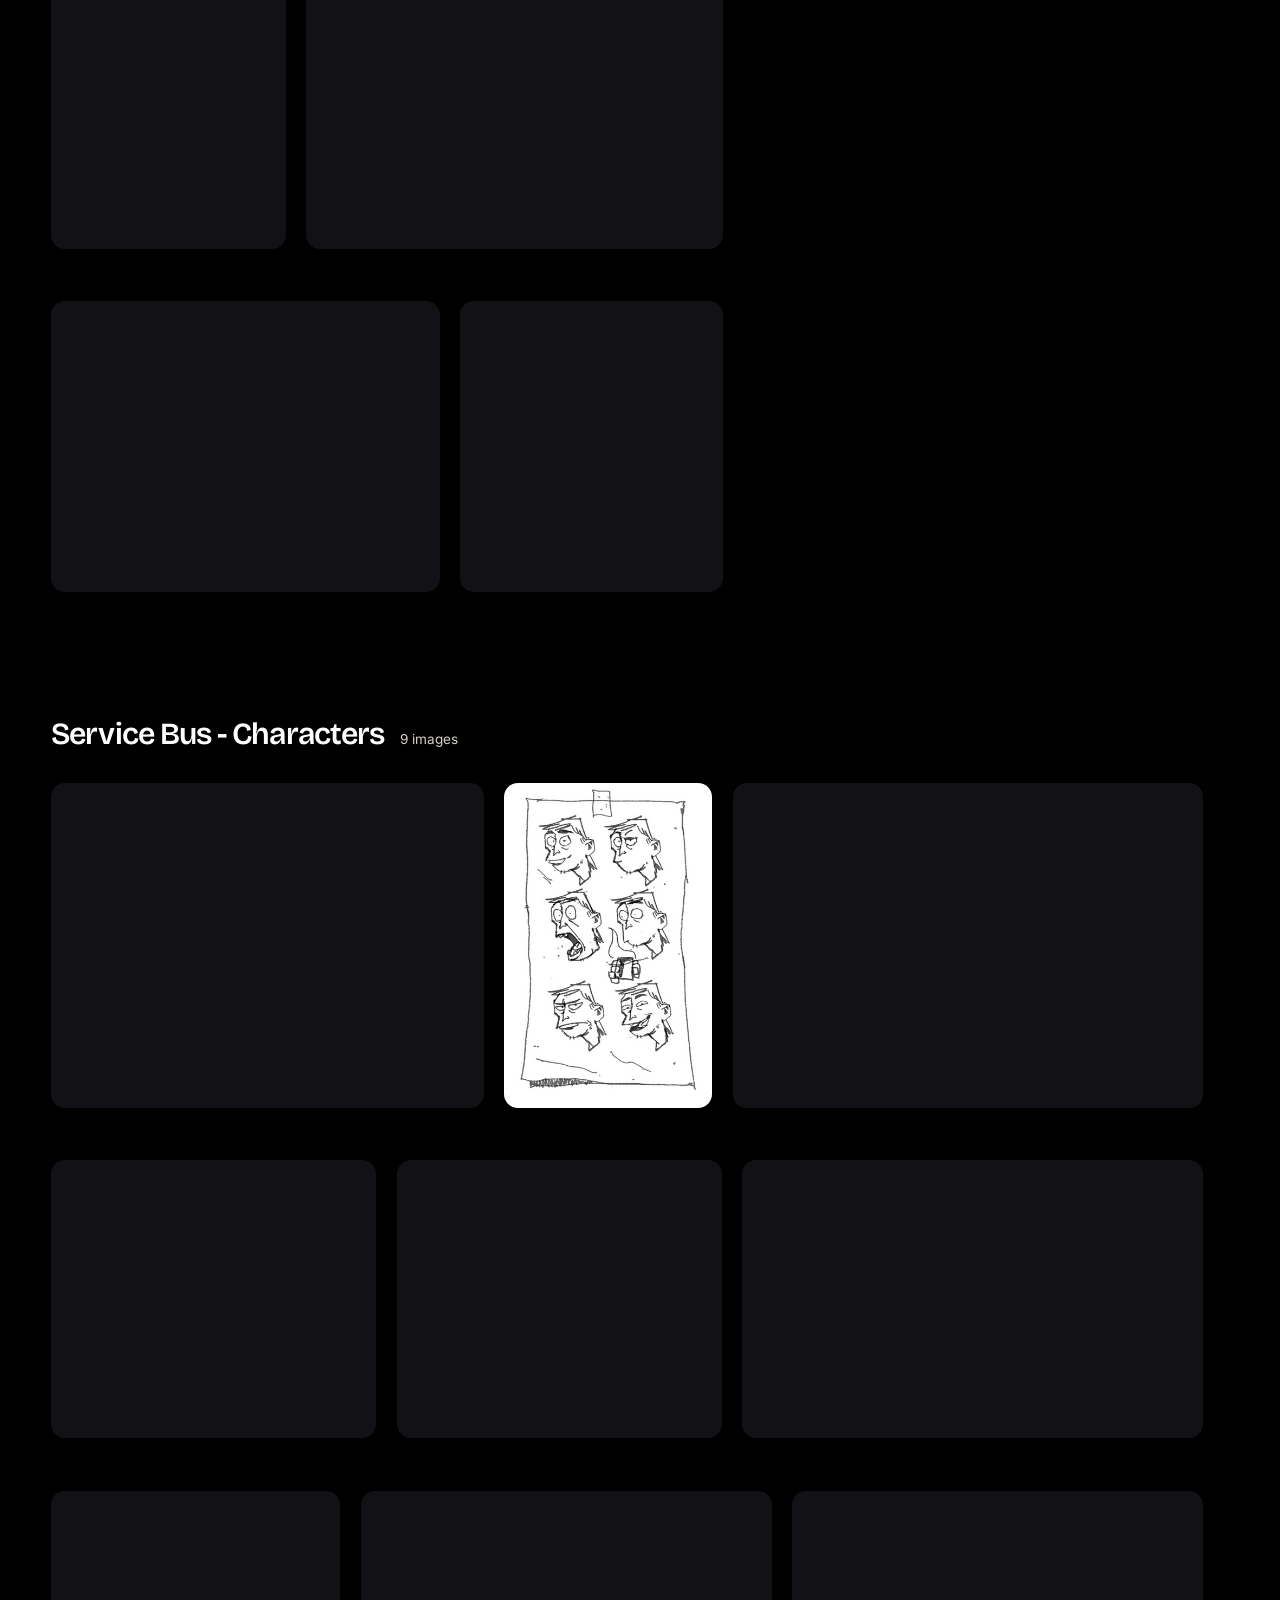
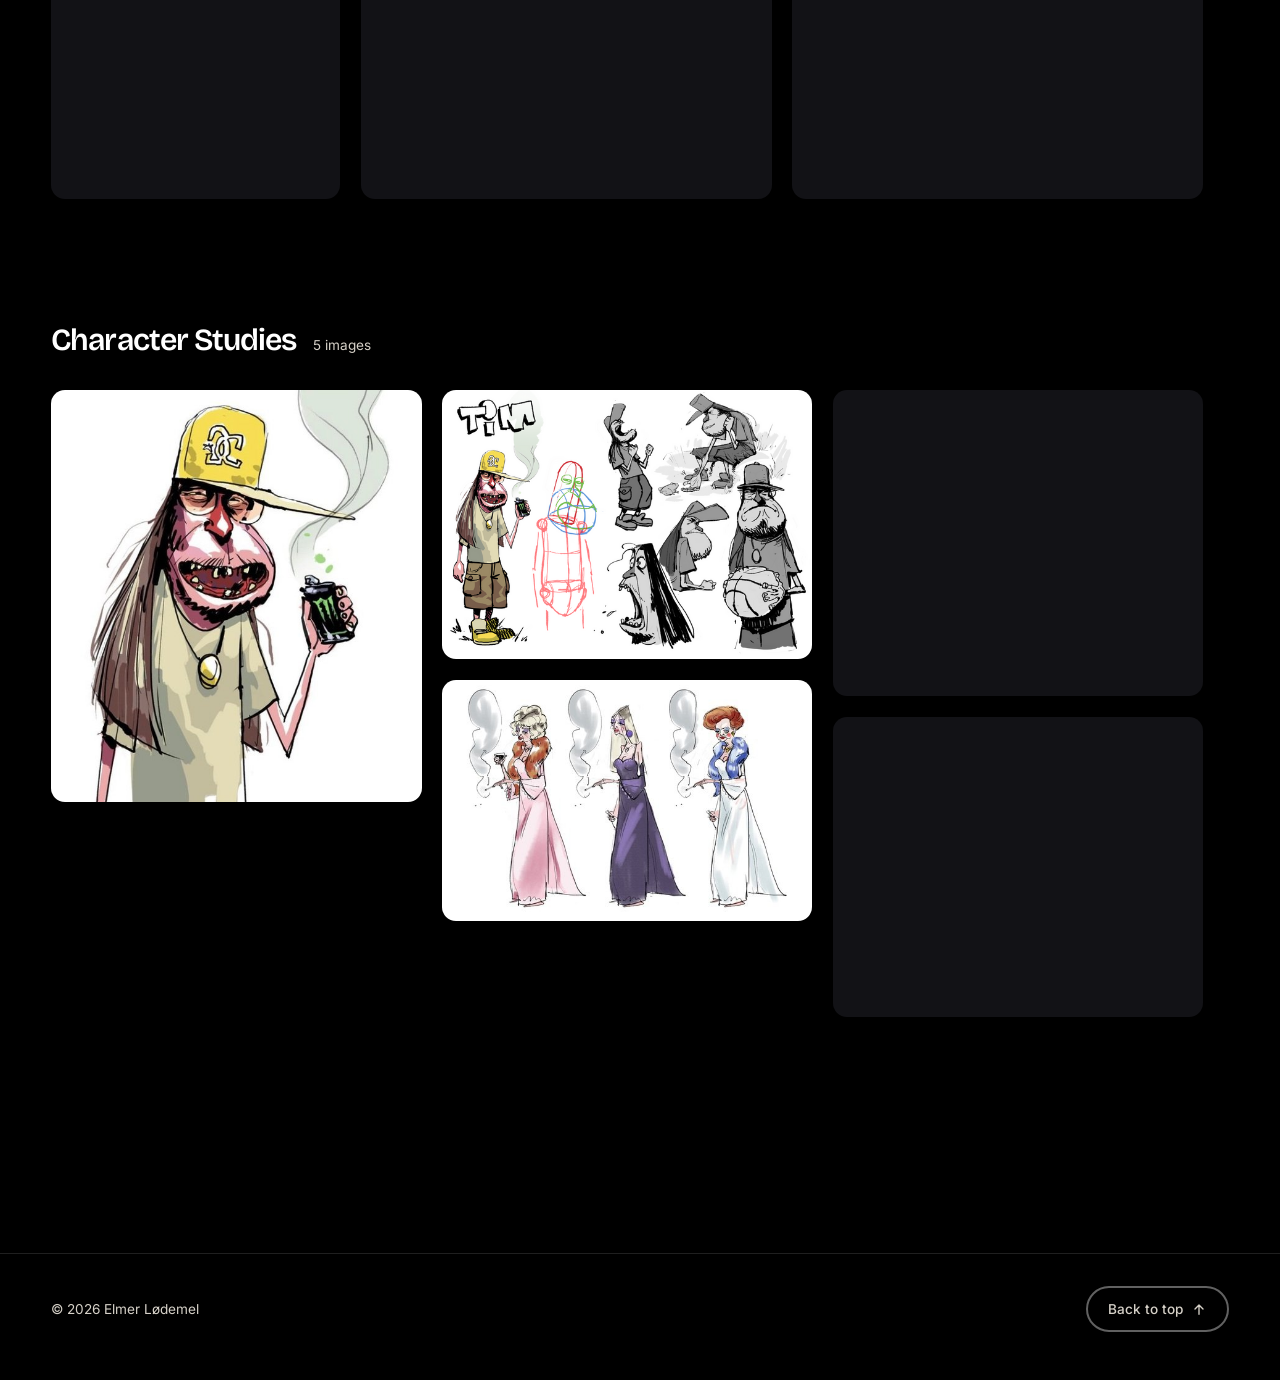
<file: work.html>
<!doctype html>
<html lang="en">
<head>
<meta charset="utf-8">
<meta name="viewport" content="width=device-width, initial-scale=1">
<title>Work - Elmer Lødemel</title>
<meta name="description" content="Selected work by Elmer Lødemel.">
<meta name="theme-color" content="#4A28E6">

<link rel="preconnect" href="https://fonts.googleapis.com">
<link rel="preconnect" href="https://fonts.gstatic.com" crossorigin>
<link href="https://fonts.googleapis.com/css2?family=Bricolage+Grotesque:opsz,wght@12..96,400;12..96,500;12..96,600;12..96,700&family=Inter:wght@400;500&display=swap" rel="stylesheet">
<link rel="stylesheet" href="css/styles.css">
</head>
<body class="page-work">

<a class="skip-link" href="#projects">Skip to projects</a>

<!-- ═══════════════════════  indigo bar  ═══════════════════════ -->
<nav class="topbar" aria-label="Primary">
  <div class="topbar-inner">
    <a class="topbar-mark" href="index.html">Elmer Lødemel</a>
    <ul class="topbar-links" id="topbar-links"></ul>
  </div>
</nav>

<!-- ─────────────────────────  category header  ───────────────────────── -->
<header class="work-head" id="top">
  <div class="wrap">
    <a class="back" href="index.html">
      <svg viewBox="0 0 24 24" width="18" height="18" aria-hidden="true">
        <path d="M19 12H5m0 0 6-6m-6 6 6 6" fill="none" stroke="currentColor" stroke-width="2"
              stroke-linecap="round" stroke-linejoin="round"/>
      </svg>
      <span>Elmer Lødemel</span>
    </a>

    <h1 class="work-title" id="work-title">Work</h1>

    <!-- sibling categories, so you can move between them without going back -->
    <nav class="chips" id="chips" aria-label="Categories"></nav>
  </div>
</header>

<!-- ─────────────────────────────  projects  ──────────────────────────── -->
<main class="projects" id="projects">
  <div class="wrap">
    <p class="status" id="status">Loading work…</p>
    <div id="project-list"></div>
  </div>
</main>

<footer class="footer">
  <div class="wrap footer-inner">
    <p>© <span id="year">2026</span> Elmer Lødemel</p>
    <button class="to-top" id="to-top" type="button">
      Back to top
      <svg viewBox="0 0 24 24" width="16" height="16" aria-hidden="true">
        <path d="M12 20V6m0 0-6 6m6-6 6 6" fill="none" stroke="currentColor" stroke-width="2"
              stroke-linecap="round" stroke-linejoin="round"/>
      </svg>
    </button>
  </div>
</footer>

<!-- ─────────────────────────────  lightbox  ──────────────────────────── -->
<div class="lightbox" id="lightbox" role="dialog" aria-modal="true" aria-labelledby="lb-title" hidden>

  <header class="lb-bar">
    <div class="lb-meta">
      <h2 class="lb-title" id="lb-title"></h2>
      <p class="lb-counter" id="lb-counter"></p>
    </div>
    <button class="lb-close" id="lb-close" aria-label="Close project">Close ✕</button>
  </header>

  <div class="lb-stage">
    <button class="lb-nav lb-prev" id="lb-prev" aria-label="Previous image">‹</button>
    <figure class="lb-figure">
      <img class="lb-image" id="lb-image" alt="">
    </figure>
    <button class="lb-nav lb-next" id="lb-next" aria-label="Next image">›</button>
  </div>

  <div class="lb-strip" id="lb-strip" role="tablist" aria-label="Images in this project"></div>
</div>

<script src="data/categories.js?v=3"></script>
<script src="data/projects.js?v=3"></script>
<script src="js/main.js?v=3"></script>
</body>
</html>
</file>
<file: css/styles.css>
/* ==========================================================================
   Elmer Lødemel - portfolio
   Black canvas, indigo + orange accents, soft rounded shapes.
   Retune everything from :root.
   ========================================================================== */

:root {

  /* --- color system ----------------------------------------------------- */

  --black:          #000000;   /* page */
  --white:          #FFFFFF;   /* primary text */
  --bone:           #D6D1C8;   /* warm off-white - secondary text, captions */

  --indigo:         #4A28E6;   /* primary accent */
  --indigo-deep:    #3A1FB8;
  --indigo-soft:    rgba(74, 40, 230, .18);

  --orange:         #FF6600;   /* secondary accent - buttons, CTAs */
  --orange-light:   #FFA52D;   /* hover / lighter variant */

  --surface:        #121216;   /* raised panels, inputs, tiles */
  --surface-hi:     #1c1c22;   /* hover state for surfaces */
  --line:           rgba(255, 255, 255, .12);
  --line-strong:    rgba(255, 255, 255, .38);

  /* --- type ------------------------------------------------------------- */

  --display: "Bricolage Grotesque", "Trebuchet MS", -apple-system, sans-serif;
  --body:    "Inter", -apple-system, BlinkMacSystemFont, "Segoe UI", Helvetica, Arial, sans-serif;

  /* --- shape ------------------------------------------------------------ */

  --r-xl:   28px;
  --r-lg:   20px;
  --r-md:   14px;
  --r-sm:   10px;
  --r-pill: 999px;

  /* --- metrics ---------------------------------------------------------- */

  --measure:  82rem;
  --gutter:   clamp(1.25rem, 4vw, 3.5rem);
  --gap:      clamp(.875rem, 1.6vw, 1.5rem);
  --section:  clamp(4.5rem, 11vw, 9rem);
  --bar-h:    4rem;    /* the bar's minimum height */
  --bar-offset: 4rem;  /* its real height - JS updates this when the links wrap */

  --ease:     cubic-bezier(.34, .8, .34, 1);
  --ease-out: cubic-bezier(.16, 1, .3, 1);
}

/* --- reset-ish ----------------------------------------------------------- */

*, *::before, *::after { box-sizing: border-box; }

html {
  -webkit-text-size-adjust: 100%;
  scroll-behavior: smooth;
  background: var(--black);
}

@media (prefers-reduced-motion: reduce) {
  html { scroll-behavior: auto; }
  *, *::before, *::after {
    animation-duration: .01ms !important;
    transition-duration: .01ms !important;
  }
}

body {
  margin: 0;
  background: var(--black);
  color: var(--white);
  font-family: var(--body);
  font-size: clamp(.95rem, .3vw + .88rem, 1.0625rem);
  line-height: 1.65;
  overflow-x: hidden;
  -webkit-font-smoothing: antialiased;
}

img, video { display: block; max-width: 100%; }
a { color: inherit; text-decoration: none; }
button { font: inherit; color: inherit; background: none; border: 0; padding: 0; cursor: pointer; }

:focus-visible {
  outline: 3px solid var(--orange);
  outline-offset: 3px;
  border-radius: var(--r-sm);
}

.wrap {
  max-width: var(--measure);
  margin-inline: auto;
  padding-inline: var(--gutter);
}

[id] { scroll-margin-top: calc(var(--bar-offset) + 1.5rem); }

.skip-link { position: absolute; left: -9999px; }
.skip-link:focus {
  left: var(--gutter); top: calc(var(--bar-offset) + .5rem);
  z-index: 100; padding: .7rem 1.2rem;
  border-radius: var(--r-pill);
  background: var(--orange); color: var(--black);
  font-weight: 600;
}

/* --- display type - soft grotesque, tight, sentence case ----------------- */

.section-title {
  margin: 0 0 clamp(1.75rem, 3.5vw, 2.75rem);
  font-family: var(--display);
  font-weight: 600;
  font-size: clamp(1.9rem, 4.5vw, 3.25rem);
  line-height: 1.05;
  letter-spacing: -.035em;
}


/* ==========================================================================
   Indigo bar - sits over the reel, one link per category
   ========================================================================== */

.topbar {
  position: fixed;
  inset: 0 0 auto;
  z-index: 40;
  min-height: var(--bar-h);
  background: var(--indigo);
}

.topbar-inner {
  max-width: var(--measure);
  min-height: var(--bar-h);
  margin-inline: auto;
  padding: .5rem var(--gutter);
  display: flex;
  flex-wrap: wrap;
  align-items: center;
  justify-content: space-between;
  gap: .5rem 1.5rem;
}

.topbar-mark {
  font-family: var(--display);
  font-weight: 600;
  font-size: 1rem;
  letter-spacing: -.02em;
  color: var(--white);
  white-space: nowrap;
}

.topbar-links {
  display: flex;
  flex-wrap: wrap;
  gap: .25rem;
  margin: 0; padding: 0;
  list-style: none;
}

.topbar-links a {
  display: inline-block;
  padding: .45rem .9rem;
  border-radius: var(--r-pill);
  font-size: .875rem;
  font-weight: 500;
  color: rgba(255, 255, 255, .84);
  transition: color .2s var(--ease), background-color .2s var(--ease);
}

.topbar-links a:hover {
  color: var(--black);
  background: var(--orange);
}

.topbar-links a[aria-current="page"] {
  color: var(--white);
  background: rgba(0, 0, 0, .28);
}

@media (max-width: 46rem) {
  .topbar-inner { justify-content: center; }
  .topbar-links a { padding: .4rem .7rem; font-size: .8125rem; }
}

/* ==========================================================================
   1. Hero - autoplaying reel with the logo over it
   ========================================================================== */

.hero {
  position: relative;
  height: 100vh;
  height: 100svh;
  min-height: 34rem;
  overflow: hidden;
  display: grid;
  place-items: center;
}

.hero-video {
  position: absolute;
  inset: 0;
  width: 100%;
  height: 100%;
  object-fit: cover;
  z-index: 0;
}

/* keeps the logo readable over whatever frame is playing */
.hero-scrim {
  position: absolute;
  inset: 0;
  z-index: 1;
  background:
    radial-gradient(ellipse at center, rgba(0,0,0,.30) 0%, rgba(0,0,0,.62) 70%),
    linear-gradient(to bottom, rgba(0,0,0,.45), rgba(0,0,0,0) 28%, rgba(0,0,0,0) 62%, rgba(0,0,0,.85));
}

.hero-overlay {
  position: relative;
  z-index: 2;
  display: grid;
  justify-items: center;
  gap: clamp(1rem, 2.5vw, 1.75rem);
  padding-inline: var(--gutter);
  text-align: center;
  animation: rise .9s var(--ease-out) both;
}

.hero-logo {
  width: min(62vw, 34rem);
  height: auto;
  filter: drop-shadow(0 6px 40px rgba(0, 0, 0, .55));
}

.hero-tagline {
  margin: 0;
  max-width: min(100%, 40ch);
  text-wrap: balance;
  font-family: var(--display);
  font-weight: 500;
  font-size: clamp(1.25rem, 3.4vw, 2.5rem);
  line-height: 1.15;
  letter-spacing: -.03em;
  color: var(--white);
}

.hero-scroll {
  position: absolute;
  z-index: 2;
  left: 50%;
  bottom: clamp(1.5rem, 4vh, 3rem);
  transform: translateX(-50%);
  display: inline-flex;
  align-items: center;
  gap: .6rem;
  padding: .7rem 1.4rem;
  border-radius: var(--r-pill);
  background: rgba(255, 255, 255, .1);
  border: 2px solid var(--line-strong);
  backdrop-filter: blur(8px);
  font-size: .9rem;
  font-weight: 500;
  color: var(--white);
  transition: background-color .25s var(--ease), color .25s var(--ease), border-color .25s var(--ease);
}

.hero-scroll:hover {
  background: var(--orange);
  border-color: var(--orange);
  color: var(--black);
}

.hero-scroll svg { animation: nudge 2.4s var(--ease) infinite; }

@keyframes nudge {
  0%, 65%, 100% { transform: translateY(0); }
  80%           { transform: translateY(3px); }
}

.hero-sound {
  position: absolute;
  z-index: 2;
  right: var(--gutter);
  bottom: clamp(1.5rem, 4vh, 3rem);
  padding: .55rem 1.1rem;
  border-radius: var(--r-pill);
  border: 2px solid var(--line-strong);
  background: rgba(0, 0, 0, .35);
  backdrop-filter: blur(8px);
  font-size: .75rem;
  font-weight: 500;
  color: var(--bone);
  transition: color .2s var(--ease), border-color .2s var(--ease);
}

.hero-sound:hover { color: var(--white); border-color: var(--white); }

/* on narrow screens the two pills collide along the bottom edge */
@media (max-width: 34rem) {
  .hero-sound { top: 1rem; bottom: auto; }
}

@keyframes rise {
  from { opacity: 0; transform: translateY(18px); }
  to   { opacity: 1; transform: none; }
}

/* ==========================================================================
   2. Explore my work - category cards
   ========================================================================== */

.work {
  padding-top: clamp(3.5rem, 8vw, 6.5rem);
  padding-bottom: var(--section);
}

.cards {
  display: grid;
  grid-template-columns: repeat(auto-fit, minmax(min(100%, 21rem), 1fr));
  gap: clamp(1.75rem, 3vw, 2.75rem) var(--gap);
}

/* four categories: 2x2 reads as a deliberate grid, 3-up leaves an orphan */
@media (min-width: 64rem) {
  .cards { grid-template-columns: repeat(2, 1fr); }
}

.card { display: block; color: inherit; }

.card-frame {
  position: relative;
  aspect-ratio: 16 / 9;
  overflow: hidden;
  border-radius: var(--r-lg);
  background: var(--surface);
  transition: transform .45s var(--ease-out), box-shadow .45s var(--ease-out);
}

.card-frame img {
  width: 100%;
  height: 100%;
  object-fit: cover;
  transition: transform .7s var(--ease-out);
}

.card-count {
  position: absolute;
  z-index: 2;
  left: .875rem;
  bottom: .875rem;
  padding: .35rem .8rem;
  border-radius: var(--r-pill);
  background: rgba(0, 0, 0, .55);
  backdrop-filter: blur(6px);
  font-size: .75rem;
  font-weight: 500;
  color: var(--white);
  transition: background-color .3s var(--ease), color .3s var(--ease);
}

.card-body {
  display: flex;
  align-items: baseline;
  gap: .5rem;
  margin-top: 1.1rem;
}

.card-title {
  margin: 0;
  font-family: var(--display);
  font-weight: 600;
  font-size: clamp(1.1rem, 1.6vw, 1.4rem);
  letter-spacing: -.03em;
  transition: color .25s var(--ease);
}

.card-arrow {
  flex: none;
  width: 1.4rem;
  height: 1.4rem;
  transition: transform .35s var(--ease-out), color .25s var(--ease);
  color: var(--bone);
}

.card-blurb {
  margin: .3rem 0 0;
  max-width: 34ch;
  color: var(--bone);
  font-size: .9rem;
  line-height: 1.5;
}

.card:hover .card-frame,
.card:focus-visible .card-frame {
  transform: translateY(-6px);
  box-shadow: 0 22px 50px -20px rgba(74, 40, 230, .75);
}

.card:hover .card-frame img,
.card:focus-visible .card-frame img { transform: scale(1.05); }

.card:hover .card-count { background: var(--orange); color: var(--black); }
.card:hover .card-title { color: var(--orange); }
.card:hover .card-arrow { transform: translateX(4px); color: var(--orange); }

.status {
  color: var(--bone);
  font-size: .95rem;
}

/* ==========================================================================
   Category page (work.html)
   ========================================================================== */

.work-head {
  padding-top: calc(var(--bar-offset) + clamp(1.5rem, 4vw, 2.5rem));
  padding-bottom: clamp(2rem, 5vw, 3.5rem);
}

.back {
  display: inline-flex;
  align-items: center;
  gap: .5rem;
  margin-bottom: clamp(2rem, 6vw, 4rem);
  padding: .55rem 1.1rem .55rem .9rem;
  border-radius: var(--r-pill);
  border: 2px solid var(--line-strong);
  font-size: .85rem;
  font-weight: 500;
  color: var(--bone);
  transition: color .2s var(--ease), border-color .2s var(--ease), transform .2s var(--ease);
}

.back:hover { color: var(--white); border-color: var(--line-strong); }
.back:hover svg { transform: translateX(-3px); }
.back svg { transition: transform .25s var(--ease); }

.work-title {
  margin: 0;
  font-family: var(--display);
  font-weight: 600;
  font-size: clamp(2.25rem, 7vw, 5rem);
  line-height: 1;
  letter-spacing: -.04em;
}

.work-blurb {
  margin: 1rem 0 0;
  max-width: 42ch;
  color: var(--bone);
  font-size: clamp(1rem, 1.5vw, 1.15rem);
}

.chips {
  display: flex;
  flex-wrap: wrap;
  gap: .5rem;
  margin-top: clamp(1.75rem, 4vw, 2.5rem);
}

.chip {
  padding: .6rem 1.2rem;
  border-radius: var(--r-pill);
  border: 2px solid var(--line-strong);
  font-size: .85rem;
  font-weight: 500;
  color: var(--bone);
  transition: color .2s var(--ease), background-color .2s var(--ease), border-color .2s var(--ease);
}

.chip:hover { color: var(--black); background: var(--orange); border-color: var(--orange); }

.chip[aria-current="page"] {
  color: var(--white);
  background: var(--indigo);
  border-color: var(--indigo);
}

.projects { padding-bottom: var(--section); }

.project { margin-bottom: clamp(3.5rem, 8vw, 6rem); }

.project-head {
  display: flex;
  flex-wrap: wrap;
  align-items: baseline;
  gap: .5rem 1rem;
  margin-bottom: 1.5rem;
}

.project-title {
  margin: 0;
  font-family: var(--display);
  font-weight: 600;
  font-size: clamp(1.35rem, 2.4vw, 2rem);
  letter-spacing: -.03em;
}

.project-count {
  font-size: .85rem;
  color: var(--bone);
}

.project-description {
  margin: 0 0 1.5rem;
  max-width: 56ch;
  color: var(--bone);
}

/* Columns, not a grid: images keep their own proportions and stack to fill.
   Three across, but held to a narrower measure so the tiles land between the
   old cropped grid and full-width thirds. */
.shots {
  column-count: 3;
  column-gap: var(--gap);
  max-width: 72rem;
  margin: 0; padding: 0;
  list-style: none;
}

@media (max-width: 62rem) { .shots { column-count: 2; } }
@media (max-width: 38rem) { .shots { column-count: 1; } }

/* inside a row the cell already sets the width */
.shots-plain { column-count: 1; max-width: none; }
.shots-plain > li { margin-bottom: 0; }

.shots > li {
  break-inside: avoid;
  page-break-inside: avoid;   /* Safari still wants the old name */
  margin-bottom: var(--gap);
}

.shot {
  display: block;
  width: 100%;
  overflow: hidden;
  border-radius: var(--r-md);
  background: var(--surface);
  transition: transform .4s var(--ease-out), box-shadow .4s var(--ease-out);
}

.shot img {
  width: 100%;
  height: auto;               /* no cropping - the tile takes the image's shape */
  transition: transform .6s var(--ease-out);
}

.shot:hover,
.shot:focus-visible {
  transform: translateY(-4px);
  box-shadow: 0 18px 40px -18px rgba(74, 40, 230, .8);
}

.shot:hover img { transform: scale(1.06); }


/* --- video, decks, links and locked tiles --------------------------------- */

.feature {
  margin: 0 0 clamp(1.25rem, 2.5vw, 2rem);
  max-width: 68rem;
}

.embed {
  position: relative;
  aspect-ratio: 16 / 9;
  overflow: hidden;
  border-radius: var(--r-md);
  background: var(--surface);
}

.embed iframe {
  position: absolute;
  inset: 0;
  width: 100%;
  height: 100%;
  border: 0;
}

.feature-player {
  width: 100%;
  height: auto;
  border-radius: var(--r-md);
  background: var(--surface);
}

.feature-caption {
  margin: .6rem 0 0;
  font-size: .85rem;
  color: var(--bone);
}

.feature-link {
  display: inline-block;
  margin-top: .6rem;
  font-size: .85rem;
  font-weight: 500;
  color: var(--orange);
}

.feature-link:hover { color: var(--orange-light); }

/* an image that opens something elsewhere */
.feature-tile {
  position: relative;
  display: block;
  overflow: hidden;
  border-radius: var(--r-lg);
  background: var(--surface);
  transition: transform .4s var(--ease-out), box-shadow .4s var(--ease-out);
}

.feature-tile img {
  width: 100%;
  height: auto;
  transition: transform .6s var(--ease-out);
}

.feature-tile:hover { transform: translateY(-4px); box-shadow: 0 20px 46px -20px var(--indigo); }
.feature-tile:hover img { transform: scale(1.03); }

.feature-badge {
  position: absolute;
  left: 1rem;
  bottom: 1rem;
  padding: .55rem 1.2rem;
  border-radius: var(--r-pill);
  background: var(--orange);
  color: var(--black);
  font-size: .85rem;
  font-weight: 600;
}

.feature-wide { max-width: 68rem; }


/* --- a section centred on the page --------------------------------------- */

.project.is-centered .project-head { justify-content: center; }

.project.is-centered .feature,
.project.is-centered .shots,
.project.is-centered .deck { margin-inline: auto; }

.project.is-centered .feature-caption,
.project.is-centered .feature-text,
.project.is-centered .deck-bar { text-align: center; justify-content: center; }

/* --- rows: items across instead of stacked ------------------------------- */

.row {
  display: grid;
  grid-template-columns: repeat(var(--row-cols, 2), minmax(0, 1fr));
  gap: var(--gap);
  align-items: center;   /* mixed heights read as one band, not a ragged edge */
  max-width: 72rem;
}

.row .embed { border-radius: var(--r-md); }
.row .feature-caption { font-weight: 500; color: var(--white); }

@media (max-width: 62rem) {
  .row { grid-template-columns: repeat(2, minmax(0, 1fr)) !important; }
}

@media (max-width: 38rem) {
  .row { grid-template-columns: minmax(0, 1fr) !important; }
}

.feature-text {
  margin: .5rem 0 0;
  font-size: .9rem;
  line-height: 1.55;
  color: var(--bone);
}

/* --- click-to-play poster for YouTube ------------------------------------ */

.facade {
  position: absolute;
  inset: 0;
  width: 100%;
  height: 100%;
  padding: 0;
  display: grid;
  place-items: center;
  overflow: hidden;
  color: var(--white);
}

.facade img {
  position: absolute;
  inset: 0;
  width: 100%;
  height: 100%;
  object-fit: cover;
  transition: transform .5s var(--ease-out), opacity .3s var(--ease);
}

.facade-play {
  position: relative;
  width: 4.5rem;
  height: 4.5rem;
  filter: drop-shadow(0 4px 18px rgba(0, 0, 0, .6));
  transition: transform .25s var(--ease-out);
}

.facade:hover img { transform: scale(1.03); opacity: .85; }
.facade:hover .facade-play { transform: scale(1.08); color: var(--orange); }

/* --- deck: my own panel viewer ------------------------------------------- */

.deck { max-width: 68rem; }

.deck-stage {
  position: relative;
  overflow: hidden;
  border-radius: var(--r-md);
  background: var(--surface);
}

.deck-image {
  width: 100%;
  height: 100%;
  object-fit: contain;
  display: block;
  background: var(--black);
}

.deck-image[hidden] { display: none; }

.deck-nav {
  position: absolute;
  top: 50%;
  transform: translateY(-50%);
  width: 2.75rem;
  height: 2.75rem;
  display: grid;
  place-items: center;
  border-radius: var(--r-pill);
  background: rgba(0, 0, 0, .55);
  backdrop-filter: blur(6px);
  font-size: 1.6rem;
  line-height: 1;
  color: var(--white);
  opacity: .85;
  transition: opacity .25s var(--ease), background-color .2s var(--ease), color .2s var(--ease);
}

.deck-stage:hover .deck-nav,
.deck-stage:focus-within .deck-nav { opacity: 1; }

.deck-nav:hover { background: var(--orange); color: var(--black); }

.deck-prev { left: .75rem; }
.deck-next { right: .75rem; }

.deck-bar {
  display: flex;
  flex-wrap: wrap;
  gap: .5rem 1rem;
  justify-content: space-between;
  margin-top: .7rem;
  font-size: .85rem;
  color: var(--bone);
}

.deck-counter { font-variant-numeric: tabular-nums; }

.deck-range {
  -webkit-appearance: none;
  appearance: none;
  width: 100%;
  height: 4px;
  margin-top: .6rem;
  border-radius: var(--r-pill);
  background: var(--line-strong);
  cursor: pointer;
}

.deck-range::-webkit-slider-thumb {
  -webkit-appearance: none;
  width: 1rem;
  height: 1rem;
  border-radius: var(--r-pill);
  background: var(--orange);
  border: 0;
}

.deck-range::-moz-range-thumb {
  width: 1rem;
  height: 1rem;
  border: 0;
  border-radius: var(--r-pill);
  background: var(--orange);
}

/* --- NDA tiles ------------------------------------------------------------ */

.locked {
  height: 100%;
  padding: clamp(1.25rem, 3vw, 2rem);
  border: 2px dashed var(--line-strong);
  border-radius: var(--r-lg);
  background: var(--surface);
}

.locked-form {
  display: flex;
  flex-wrap: wrap;
  align-items: center;
  gap: .625rem;
}

.locked-icon { width: 1.5rem; height: 1.5rem; flex: none; color: var(--bone); }

.locked-form input {
  flex: 1 1 10rem;
  min-width: 0;
  padding: .7rem 1rem;
  font: inherit;
  color: var(--white);
  background: rgba(0, 0, 0, .35);
  border: 2px solid var(--line-strong);
  border-radius: var(--r-md);
}

.locked-form input:focus { outline: none; border-color: var(--orange); }

.locked-go {
  padding: .7rem 1.4rem;
  border-radius: var(--r-pill);
  background: var(--orange);
  color: var(--black);
  font-size: .85rem;
  font-weight: 600;
  transition: background-color .2s var(--ease);
}

.locked-go:hover { background: var(--orange-light); }

.locked-name {
  margin: 0 0 1rem;
  font-family: var(--display);
  font-weight: 600;
  font-size: 1.05rem;
  letter-spacing: -.02em;
}

.locked-note { margin: 0; color: var(--bone); }

.shake { animation: shake .3s var(--ease); }

@keyframes shake {
  25% { transform: translateX(-5px); }
  75% { transform: translateX(5px); }
}

/* --- Hidden Islands NDA page ---------------------------------------------- */

.hi-episode {
  display: flex;
  flex-direction: column;
  justify-content: center;
  gap: .85rem;
  max-height: calc(100svh - var(--bar-offset) - 2rem);
  margin-bottom: clamp(2.5rem, 5vw, 4rem);
  padding: clamp(1.25rem, 2.5vw, 1.75rem);
  border-radius: var(--r-xl);
  background: var(--surface);
  border: 1px solid var(--line);
}

.hi-episode .project-title {
  margin: 0;
  font-size: clamp(1.25rem, 2vw, 1.65rem);
}

.hi-video-wrap {
  flex: 1 1 auto;
  min-height: 0;
  display: flex;
  justify-content: center;
  background: var(--black);
  border-radius: var(--r-md);
  overflow: hidden;
}

.hi-video {
  width: 100%;
  max-height: 48svh;
  height: auto;
  object-fit: contain;
  background: var(--black);
}

.hi-thumbs-row {
  display: grid;
  grid-auto-flow: column;
  grid-auto-columns: 1fr;
  gap: .45rem;
  margin: 0;
  padding: 0;
  list-style: none;
  align-items: center;
}

.hi-thumbs-row .shot {
  border-radius: var(--r-sm);
}

.hi-thumbs-row .shot img {
  width: 100%;
  max-height: 14svh;
  object-fit: contain;
  background: var(--black);
}

.director-card {
  max-width: 54rem;
  margin: clamp(2.5rem, 5vw, 4rem) 0 clamp(2rem, 4vw, 3rem);
  padding: clamp(1.75rem, 3.5vw, 2.75rem);
  border-radius: var(--r-xl);
  background: var(--surface);
  border-left: 4px solid var(--orange);
}

.director-quote {
  margin: 0 0 1.25rem;
  font-size: clamp(.98rem, 1.15vw, 1.1rem);
  line-height: 1.7;
  color: var(--white);
}

.director-quote p {
  margin: 0 0 .85rem;
}

.director-quote p:last-child {
  margin-bottom: 0;
}

.director-cite {
  display: block;
  font-family: var(--display);
  font-weight: 600;
  font-size: 1rem;
  font-style: normal;
  color: var(--orange-light);
}

.director-role {
  display: block;
  font-family: var(--body);
  font-weight: 400;
  font-size: .875rem;
  color: var(--bone);
  margin-top: .15rem;
}

.hi-back-wrap {
  margin-bottom: clamp(2rem, 5vw, 4rem);
}

/* --- back to top ---------------------------------------------------------- */

.to-top {
  display: inline-flex;
  align-items: center;
  gap: .5rem;
  padding: .6rem 1.25rem;
  border-radius: var(--r-pill);
  border: 2px solid var(--line-strong);
  font-size: .85rem;
  font-weight: 500;
  color: var(--bone);
  transition: color .2s var(--ease), background-color .2s var(--ease),
              border-color .2s var(--ease);
}

.to-top:hover {
  color: var(--black);
  background: var(--orange);
  border-color: var(--orange);
}

.to-top svg { transition: transform .25s var(--ease); }
.to-top:hover svg { transform: translateY(-2px); }

/* ==========================================================================
   3. Contact
   ========================================================================== */

.contact {
  padding-top: clamp(2rem, 5vw, 4rem);
  padding-bottom: clamp(2rem, 5vw, 4rem);
}

/* the blue card the whole contact block sits on */
.contact-card {
  padding: clamp(2rem, 5vw, 4.5rem);
  border-radius: var(--r-xl);
  background: var(--indigo);
  color: var(--white);
}

.contact-card .section-title { color: var(--white); }

.contact-grid {
  display: grid;
  gap: clamp(2.5rem, 6vw, 5rem);
  grid-template-columns: 1fr;
}

@media (min-width: 52rem) {
  .contact-grid { grid-template-columns: 1fr 1fr; }
}

.contact-lead {
  margin: 0 0 1.5rem;
  max-width: 20ch;
  font-family: var(--display);
  font-weight: 500;
  font-size: clamp(1.25rem, 2.2vw, 1.75rem);
  line-height: 1.25;
  letter-spacing: -.03em;
}

.contact-email {
  display: inline-block;
  font-size: clamp(1rem, 1.8vw, 1.25rem);
  font-weight: 500;
  color: var(--white);
  border-bottom: 2px solid rgba(255, 255, 255, .45);
  word-break: break-word;
  transition: color .25s var(--ease), border-color .25s var(--ease);
}

.contact-email:hover { color: var(--orange-light); border-bottom-color: var(--orange-light); }

/* --- social icon buttons -------------------------------------------------- */

.socials {
  display: flex;
  flex-wrap: wrap;
  gap: .75rem;
  margin: 2.25rem 0 0;
  padding: 0;
  list-style: none;
}

.social {
  display: grid;
  place-items: center;
  width: 3rem;
  height: 3rem;
  border-radius: var(--r-pill);
  border: 2px solid rgba(255, 255, 255, .55);
  color: var(--white);
  transition: color .2s var(--ease), background-color .2s var(--ease),
              border-color .2s var(--ease), transform .2s var(--ease);
}

.social svg { width: 1.25rem; height: 1.25rem; }

.social:hover {
  color: var(--black);
  background: var(--orange);
  border-color: var(--orange);
  transform: translateY(-3px);
}

/* --- form ----------------------------------------------------------------- */

.contact-form { display: grid; gap: 1.25rem; align-content: start; }

.field { display: grid; gap: .45rem; }

.field label {
  font-size: .85rem;
  font-weight: 500;
  color: rgba(255, 255, 255, .8);
}

.field input,
.field textarea {
  width: 100%;
  padding: .85rem 1.1rem;
  font: inherit;
  color: var(--white);
  background: rgba(0, 0, 0, .22);
  border: 2px solid rgba(255, 255, 255, .45);
  border-radius: var(--r-md);
  transition: border-color .25s var(--ease), background-color .25s var(--ease);
}

.field input:focus,
.field textarea:focus {
  outline: none;
  background: rgba(0, 0, 0, .38);
  border-color: var(--orange);
}

.field textarea { resize: vertical; }

.field-hp {
  position: absolute;
  left: -9999px;
  width: 1px; height: 1px;
  overflow: hidden;
}

.submit {
  justify-self: start;
  padding: .95rem 2.25rem;
  border-radius: var(--r-pill);
  background: var(--orange);
  color: var(--black);
  font-size: .95rem;
  font-weight: 600;
  transition: background-color .2s var(--ease), transform .2s var(--ease);
}

.submit:hover { background: var(--orange-light); transform: translateY(-2px); }
.submit:active { transform: none; }
.submit[disabled] { opacity: .45; cursor: default; transform: none; }

.form-status {
  margin: 0;
  min-height: 1.4em;
  font-size: .9rem;
  color: rgba(255, 255, 255, .85);
}
.form-status[data-state="error"] { color: var(--orange-light); }

/* ==========================================================================
   Footer
   ========================================================================== */

.footer {
  padding-block: 2rem 3rem;
  border-top: 1px solid var(--line);
  color: var(--bone);
  font-size: .85rem;
}

.footer-inner {
  display: flex;
  flex-wrap: wrap;
  align-items: center;
  gap: 1rem;
  justify-content: space-between;
}

.footer p { margin: 0; }
.footer a:hover { color: var(--orange); }

/* ==========================================================================
   Lightbox
   ========================================================================== */

.lightbox {
  position: fixed;
  inset: 0;
  z-index: 60;
  display: grid;
  grid-template-rows: auto minmax(0, 1fr) auto;
  background: var(--black);
  animation: fade .25s var(--ease-out) both;
}

.lightbox[hidden] { display: none; }

@keyframes fade { from { opacity: 0; } to { opacity: 1; } }

.lb-bar {
  display: flex;
  align-items: center;
  justify-content: space-between;
  gap: 1.5rem;
  padding: 1rem var(--gutter);
  background: var(--indigo);
}

.lb-meta { min-width: 0; }

.lb-title {
  margin: 0;
  font-family: var(--display);
  font-weight: 600;
  font-size: clamp(1rem, 2vw, 1.35rem);
  letter-spacing: -.03em;
  color: var(--white);
}

.lb-counter {
  margin: .1rem 0 0;
  font-size: .85rem;
  color: rgba(255, 255, 255, .78);
}

.lb-close {
  flex: none;
  padding: .6rem 1.2rem;
  border-radius: var(--r-pill);
  background: rgba(0, 0, 0, .35);
  color: var(--white);
  font-size: .85rem;
  font-weight: 500;
  transition: background-color .2s var(--ease), color .2s var(--ease);
}

.lb-close:hover { background: var(--orange); color: var(--black); }

.lb-stage {
  position: relative;
  display: grid;
  grid-template-columns: auto minmax(0, 1fr) auto;
  align-items: center;
  gap: clamp(.5rem, 2vw, 1.5rem);
  padding: clamp(1rem, 3vw, 2rem) clamp(.5rem, 2vw, 2rem);
  min-height: 0;
}

.lb-figure {
  position: relative;
  margin: 0;
  min-width: 0;
  min-height: 0;
  height: 100%;
}

/* absolute + margin:auto so max-height:100% resolves against a definite box -
   percentage heights on grid/flex items are unreliable here */
.lb-image {
  position: absolute;
  inset: 0;
  margin: auto;
  max-width: 100%;
  max-height: 100%;
  width: auto; height: auto;
  object-fit: contain;
  border-radius: var(--r-sm);
}

.lb-nav {
  width: clamp(2.75rem, 5vw, 3.5rem);
  height: clamp(2.75rem, 5vw, 3.5rem);
  display: grid;
  place-items: center;
  border-radius: var(--r-pill);
  border: 2px solid var(--line-strong);
  font-size: 1.75rem;
  line-height: 1;
  color: var(--white);
  transition: background-color .2s var(--ease), color .2s var(--ease), border-color .2s var(--ease);
}

.lb-nav:hover { background: var(--orange); border-color: var(--orange); color: var(--black); }

.lb-strip {
  display: flex;
  gap: .5rem;
  overflow-x: auto;
  padding: .875rem var(--gutter) 1.25rem;
  border-top: 1px solid var(--line);
  scrollbar-width: thin;
}

.lb-thumb {
  flex: none;
  width: 4.5rem;
  height: 3.25rem;
  padding: 0;
  overflow: hidden;
  border-radius: var(--r-sm);
  background: var(--surface);
  border: 2px solid transparent;
  opacity: .45;
  transition: opacity .2s var(--ease), border-color .2s var(--ease);
}

.lb-thumb img { width: 100%; height: 100%; object-fit: cover; }
.lb-thumb:hover { opacity: .85; border-color: var(--orange-light); }
.lb-thumb[aria-selected="true"] { opacity: 1; border-color: var(--orange); }

.lightbox[data-single="true"] .lb-nav,
.lightbox[data-single="true"] .lb-strip { display: none; }

body.lb-open { overflow: hidden; }

@media (max-width: 40rem) {
  .lb-stage { grid-template-columns: 1fr; }
  .lb-nav {
    position: absolute;
    top: 50%;
    transform: translateY(-50%);
    background: rgba(0, 0, 0, .6);
  }
  .lb-prev { left: .5rem; }
  .lb-next { right: .5rem; }
}
</file>
